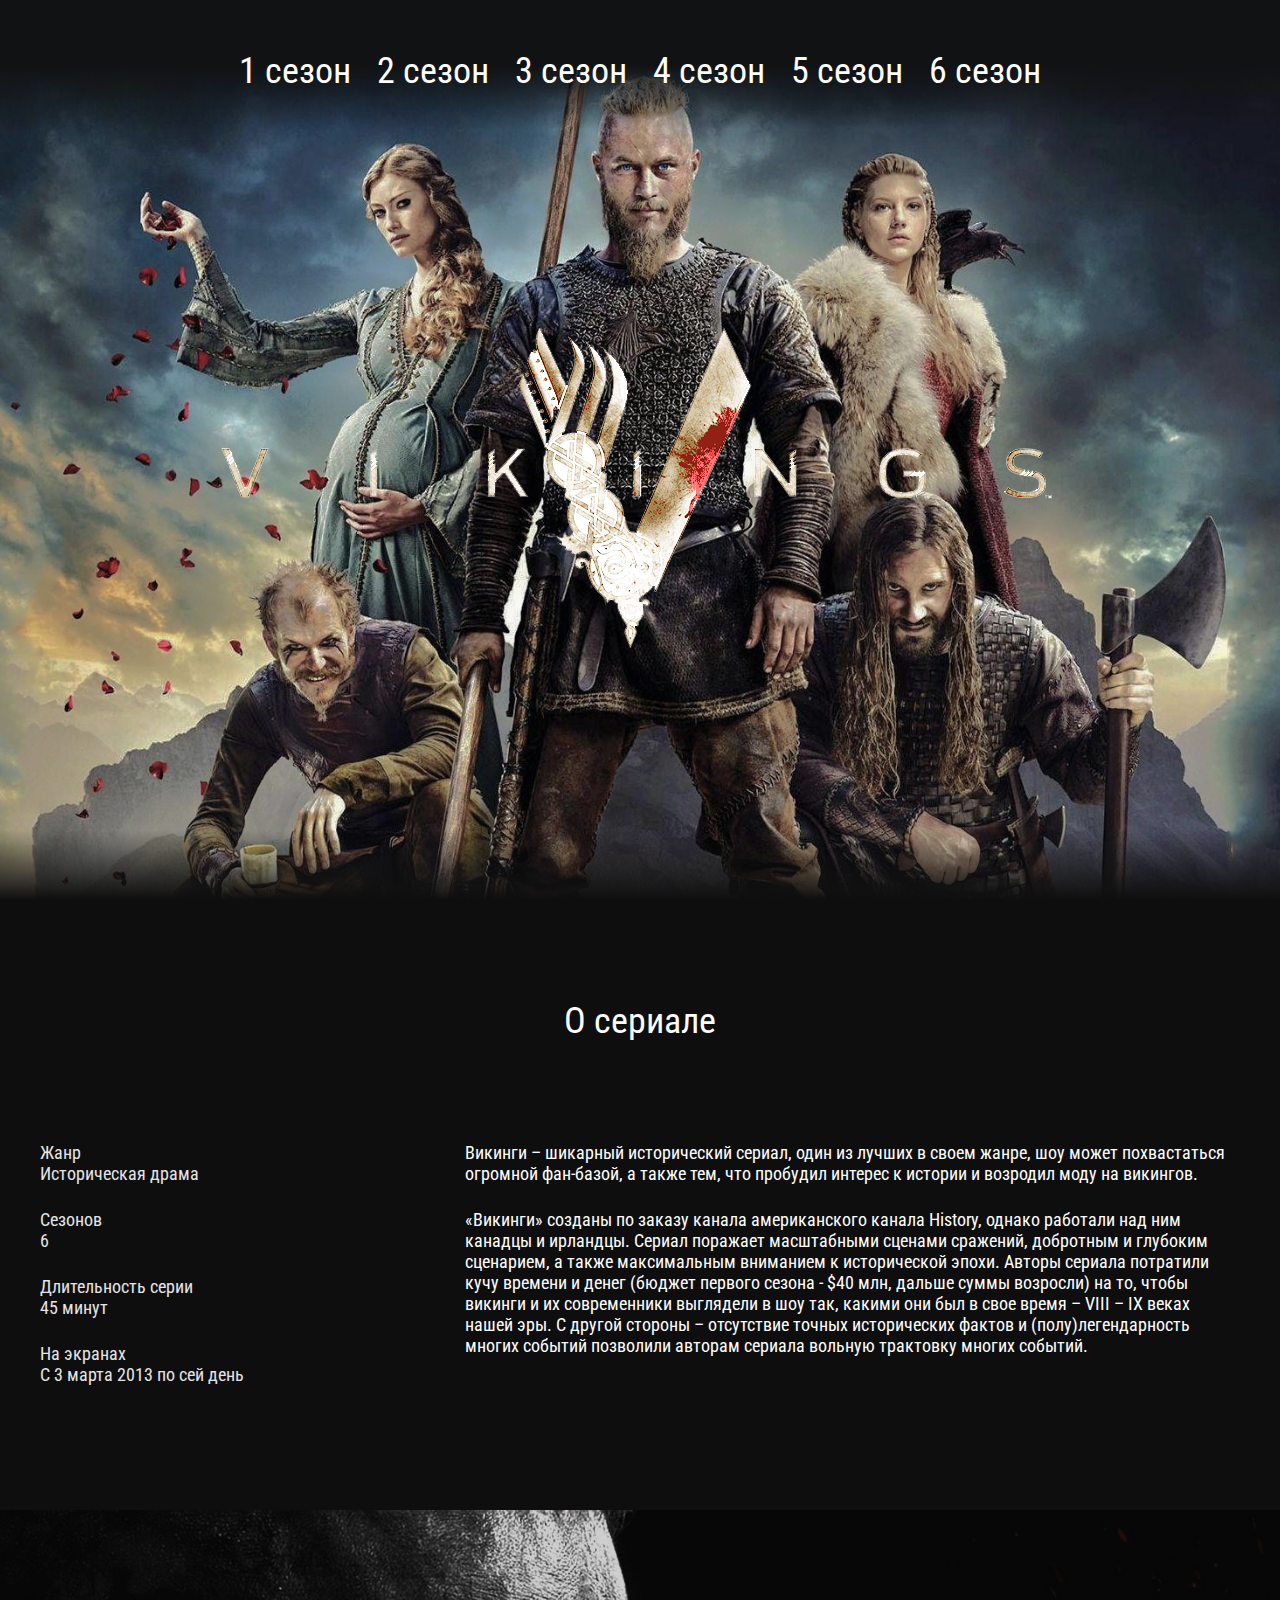
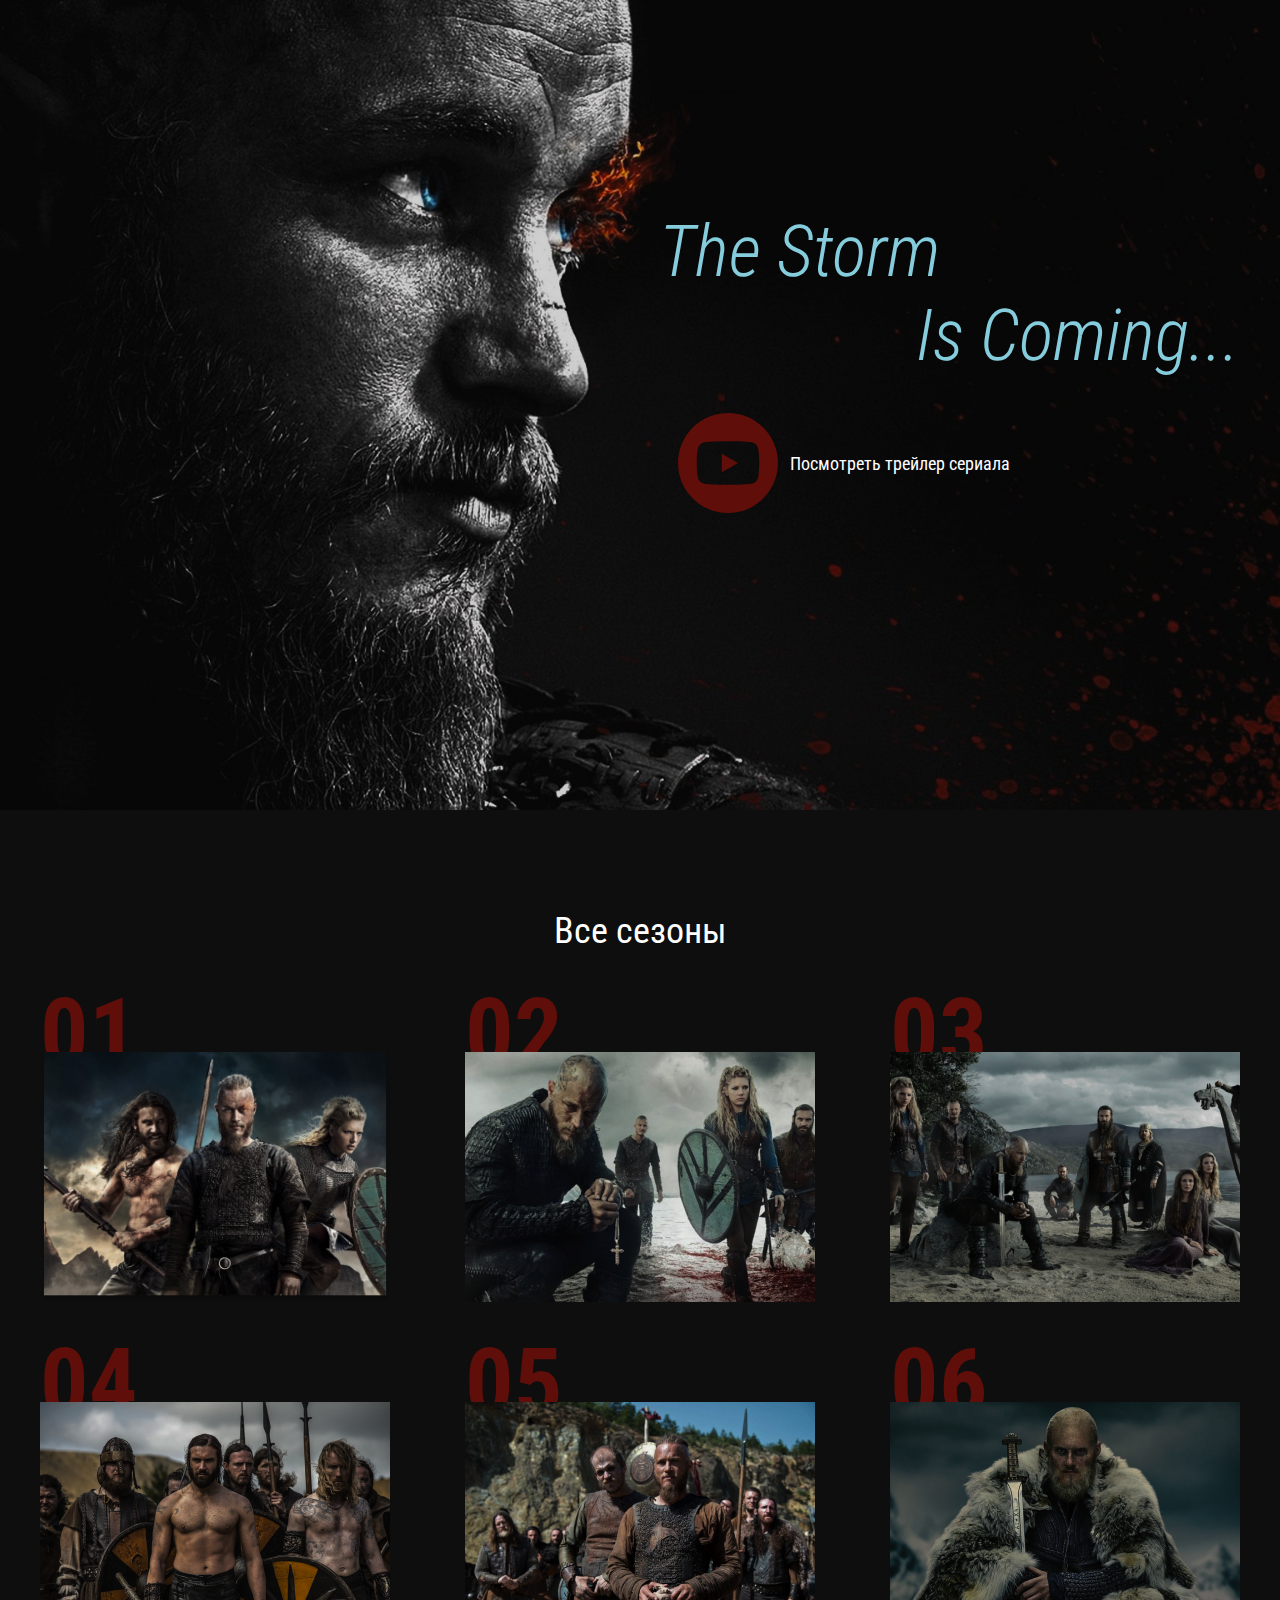
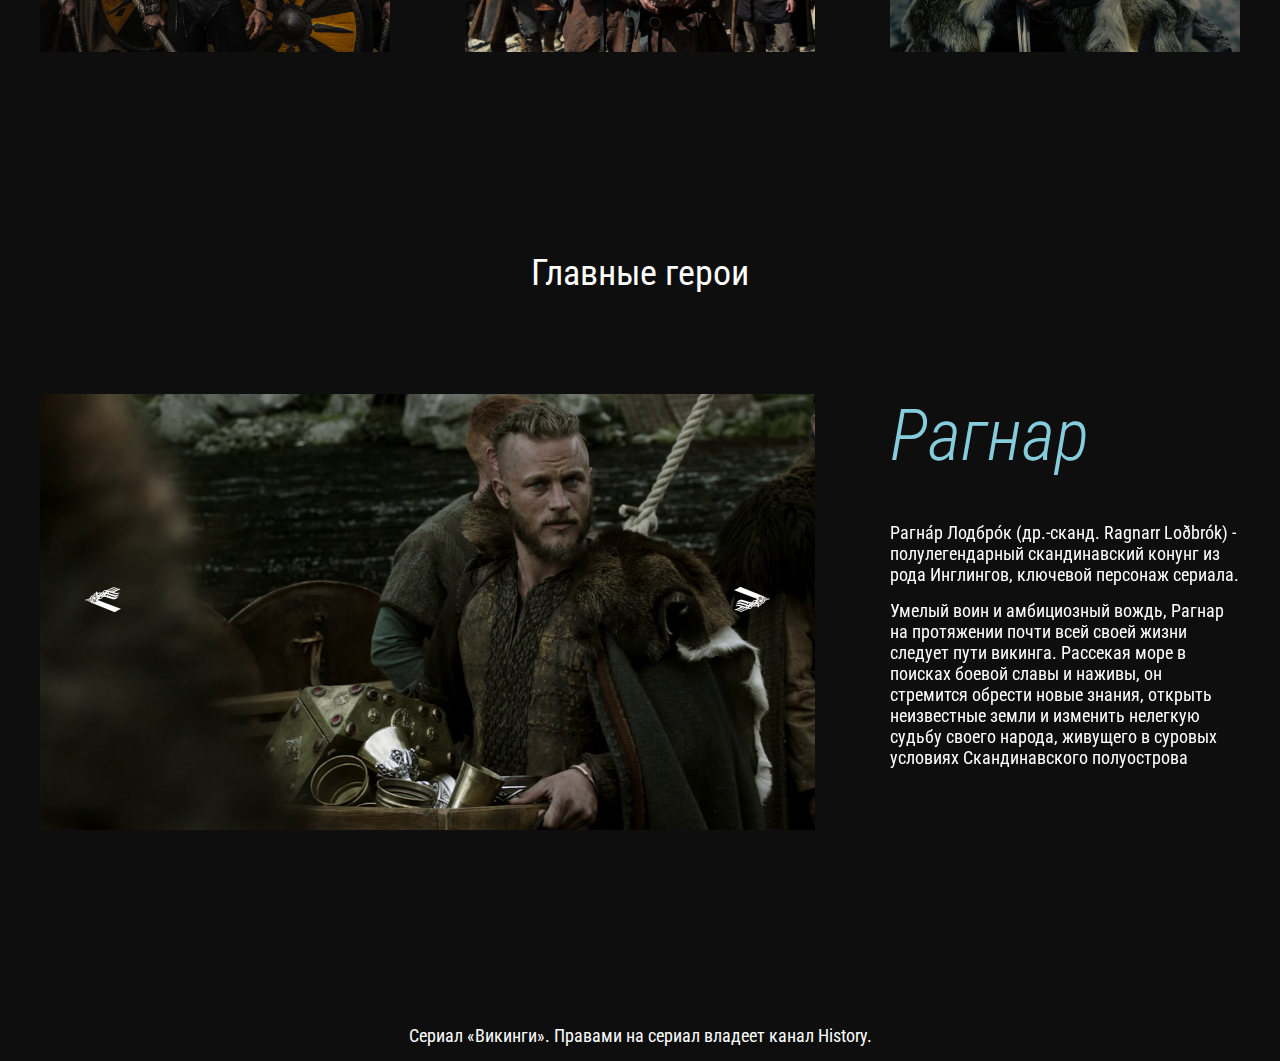
<file: index.html>
<!DOCTYPE html>
<html lang="ru">
<head>
  <meta charset="UTF-8">
  <meta name="viewport" content="width=device-width, initial-scale=1.0">
  <meta http-equiv="X-UA-Compatible" content="ie=edge">
  <title>Document</title>
  <link href="https://fonts.googleapis.com/css2?family=Roboto+Condensed:ital,wght@0,400;0,700;1,300&display=swap" rel="stylesheet">
  <link rel="stylesheet" href="css/reset.css">
  <link rel="stylesheet" href="css/slick.css">
  <link rel="stylesheet" href="css/jquery.fancybox.css">
  <link rel="stylesheet" href="css/style.css">
</head>
<body>

  <header class="header">
    <nav class="menu">
      <ul class="menu__list">
        <li class="menu__list-item">
          <a class="menu__list-link" href="/season 1.html">1 сезон</a>
        </li>
        <li class="menu__list-item">
          <a class="menu__list-link" href="/season 2.html">2 сезон</a>
        </li>
        <li class="menu__list-item">
          <a class="menu__list-link" href="/season 3.html">3 сезон</a>
        </li>
        <li class="menu__list-item">
          <a class="menu__list-link" href="/season 4.html">4 сезон</a>
        </li>
        <li class="menu__list-item">
          <a class="menu__list-link" href="/season 5.html">5 сезон</a>
        </li>
        <li class="menu__list-item">
          <a class="menu__list-link" href="/season 6.html">6 сезон</a>
        </li>
      </ul>
    </nav>
    <div class="logo">
      <img src="./images/logo.png" alt.="" class="logo__img">
    </div>
  </header>

  <section class="about section-page">
    <div class="container">
      <h3 class="title">
        О сериале
      </h3>
      <div class="about__inner">
        <ul class="abut__info">
          <li class="about__info-item">
            Жанр
            <span>Историческая драма</span> 
          </li>
          <li class="about__info-item">
            Сезонов 
            <span>6</span>
          </li>
          <li class="about__info-item">
            Длительность серии
            <span>45 минут</span>  
          </li>
          <li class="about__info-item">
            На экранах
            <span>С 3 марта 2013 по сей день</span> 
          </li>
        </ul>

        <div class="about__text">
          <p>Викинги – шикарный исторический сериал, один из лучших в своем жанре, шоу может похвастаться огромной фан-базой,
            а также тем, что пробудил интерес к истории и возродил моду на викингов.
          </p>
          <p>
            «Викинги» созданы по заказу канала американского канала History, однако работали над ним канадцы и ирландцы.
            Сериал поражает масштабными сценами сражений, добротным и глубоким сценарием, а также максимальным вниманием
            к исторической эпохи. Авторы сериала потратили кучу времени и денег (бюджет первого сезона - $40 млн, дальше
            суммы возросли) на то, чтобы викинги и их современники выглядели в шоу так, какими они был в свое время – VIII
            – IX веках нашей эры. С другой стороны – отсутствие точных исторических фактов и (полу)легендарность многих
            событий позволили авторам сериала вольную трактовку многих событий.
          </p>
        </div>
      </div>
    </div>
  </section>

  <section class="video">
    <div class="container">
      <h3 class="video__text">
        <span> The Storm</span>
        Is Coming...
      </h3>
      <a class="video__btn" data-fancybox href="https://www.youtube.com/watch?v=sd6Qfy19AWM"> Посмотреть трейлер сериала</a>
    </div>
  </section>

  <section class="seasons section-page">
    <div class="container">
      <h3 class="title">
        Все сезоны
      </h3>
      <ol class="seasons__inner">
        <li class="seasons__item" style = "background-image: url('images/season1.png');">
          <a class="seasons__link" href="/season 1.html" >Смотреть</a>
        </li>
        <li class="seasons__item" style = "background-image: url('images/season2.png');">
          <a class="seasons__link" href="/season 2.html" >Смотреть</a>
        </li>
        <li class="seasons__item" style = "background-image: url('images/season3.png');">
          <a class="seasons__link" href="/season 3.html" >Смотреть</a>
        </li>
        <li class="seasons__item" style = "background-image: url('images/season4.png');">
          <a class="seasons__link" href="/season 4.html" >Смотреть</a>
        </li>
        <li class="seasons__item" style = "background-image: url('images/season5.png');">
          <a class="seasons__link" href="/season 5.html" >Смотреть</a>
        </li>
        <li class="seasons__item" style = "background-image: url('images/season6.png');">
          <a class="seasons__link" href="/season 6.html" >Смотреть</a>
        </li>
      </ol>
    </div>
  </section>

  <section class="heroes section-page">
    <div class="container">
      <h3 class="title">Главные герои</h3>
      <div class="heroes__inner">
        <div class="heroes__slider-img">
          <img class="heroes__images" src="images/hero-1.png" alt="" >
          <img class="heroes__images" src="images/hero-2.png" alt="" >
          <img class="heroes__images" src="images/hero-3.png" alt="" >
        </div>
        
        <div class="heroes__slider-text">
          <div class="heroes__text">
            <h4 class="heroes__name">Рагнар</h4>
            <p>
              Рагна́р Лодбро́к (др.-сканд. Ragnarr Loðbrók) - полулегендарный скандинавский конунг из 
              рода Инглингов, ключевой персонаж сериала.
            </p>
            <p>
              Умелый воин и амбициозный вождь, Рагнар на протяжении почти всей своей жизни следует пути
              викинга. Рассекая море в поисках боевой славы и наживы, он стремится обрести новые знания,
              открыть неизвестные земли и изменить нелегкую судьбу своего народа, живущего в суровых 
              условиях Скандинавского полуострова
            </p>
          </div>

          <div class="heroes__text">
            <h4 class="heroes__name">Лагерта</h4>
            <p>
              Лаге́рта (или Хладге́рда, др.-сканд. Hlaðgerðr, лат. Ladgerda, Ladgertha или Lagertha; в сериале также носит псевдоним Ингстад) 
              - известная скандинавская воительница, упомянутая в хрониках Саксона Грамматика, первая жена датского морского конунга Рагнара Лодброка.
              В сериале Лагерта активно участвует в походах викингов, колонизации ими новых земель и междоусобных распрях скандинавских вождей.
            </p>
            <p>
              Эта отважная и независимая женщина способна проявлять железную решимость, когда дело касается ее личного достоинства, семьи или власти.
              Лагерта также известна своим милосердием и благородством.
            </p>
          </div>

          <div class="heroes__text">
            <h4 class="heroes__name">Ивар</h4>
            <p>
              И́вар Беско́стный (др.-сканд. Ívarr hinn Beinlausi) - полулегендарный вождь датских викингов, известный неистовством в бою.
              В сериале - четвертый сын Рагнара Лодброка и Аслауг, получивший свое прозвище из-за нарушенного остеогенеза.
            </p>
            <p>
              Самый агрессивный и неуравновешенный среди своих братьев - Уббе, Хвитсерка и Сигурда Змееглазого.
              Многие годы Ивар не может ходить и передвигается либо с посторонней помощью, либо ползком. В период завоевания Англии Великой датской
              армией ему удается подняться на ноги, оковав их железом.
            </p>
          </div>

          
        </div>          
      </div>
    </div>
  </section>

  <footer class="footer">
    <div class="container">
      <p class="copy">
        Сериал «Викинги». Правами на сериал владеет канал History.
      </p>
    </div>
  </footer>

  <script src="https://ajax.googleapis.com/ajax/libs/jquery/3.4.1/jquery.min.js"></script>
  <script src="js/slick.min.js"></script>
  <script src="js/jquery.fancybox.min.js"></script>
  <script src="js/main.js"></script>

</body>
</html>
</file>
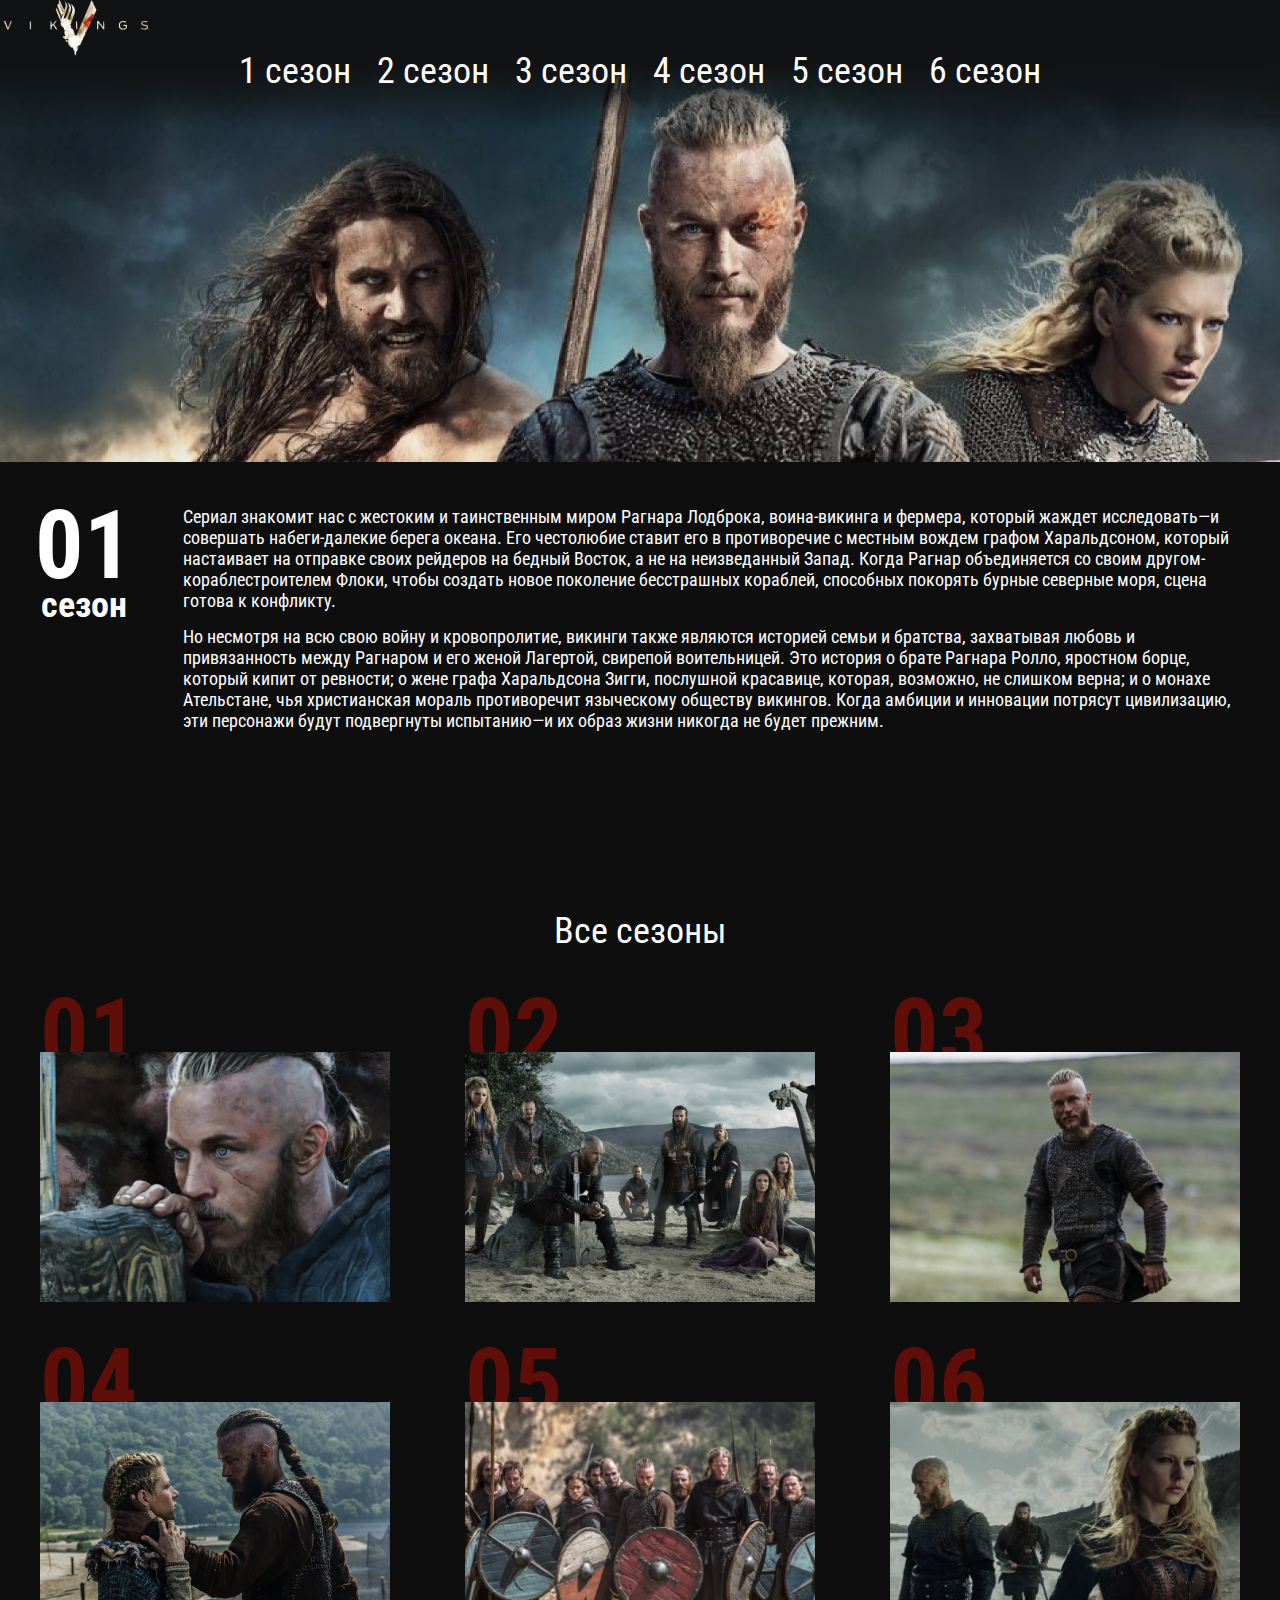
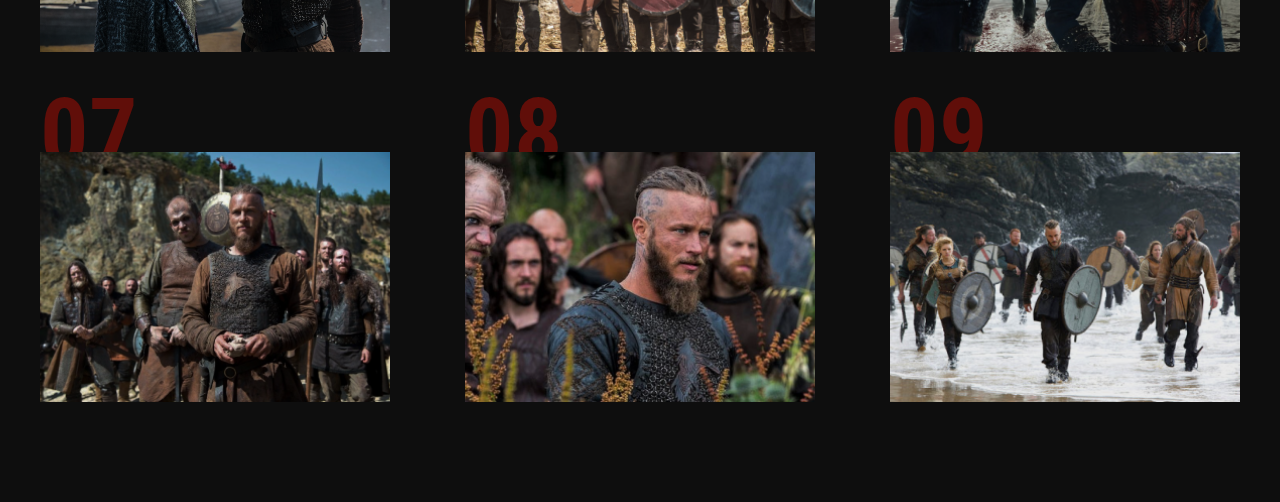
<file: season 1.html>
<!DOCTYPE html>
<html lang="ru">
<head>
    <meta charset="UTF-8">
    <meta name="viewport" content="width=device-width, initial-scale=1.0">
    <meta http-equiv="X-UA-Compatible" content="ie=edge">
    <title>Document</title>
    <link href="https://fonts.googleapis.com/css2?family=Roboto+Condensed:ital,wght@0,400;0,700;1,300&display=swap" rel="stylesheet">
    <link rel="stylesheet" href="css/reset.css">
    <link rel="stylesheet" href="css/slick.css">
    <link rel="stylesheet" href="css/jquery.fancybox.css">
    <link rel="stylesheet" href="css/style.css">
</head>
<body>
    <header class="page-header">
        
        <nav class="menu menu--season-1">
            <div class="logo__season-1">
                <a class="logo__season-img" href="/index.html" > <img src="/images/season1/logo season 1.jpg" alt=""></a>
            </div>
            <ul class="menu__list">
                <li class="menu__list-item">
                  <a class="menu__list-link" href="/season 1.html">1 сезон</a>
                </li>
                <li class="menu__list-item">
                  <a class="menu__list-link" href="/season 2.html">2 сезон</a>
                </li>
                <li class="menu__list-item">
                  <a class="menu__list-link" href="/season 3.html">3 сезон</a>
                </li>
                <li class="menu__list-item">
                  <a class="menu__list-link" href="/season 4.html">4 сезон</a>
                </li>
                <li class="menu__list-item">
                  <a class="menu__list-link" href="/season 5.html">5 сезон</a>
                </li>
                <li class="menu__list-item">
                  <a class="menu__list-link" href="/season 6.html">6 сезон</a>
                </li>
            </ul>
        </nav>
        <div class="season-info">
            <div class="season-info__num">
                01
                <span>сезон</span>
            </div>
            <div class="season-info__text">
                <p>
                    Сериал знакомит нас с жестоким и таинственным миром Рагнара Лодброка, воина-викинга и фермера, который жаждет исследовать—и 
                    совершать набеги-далекие берега океана. Его честолюбие ставит его в противоречие с местным вождем графом Харальдсоном,
                    который настаивает на отправке своих рейдеров на бедный Восток, а не на неизведанный Запад. Когда Рагнар объединяется
                    со своим другом-кораблестроителем Флоки, чтобы создать новое поколение бесстрашных кораблей, способных покорять бурные
                    северные моря, сцена готова к конфликту.
                </p>
                <p> 
                    Но несмотря на всю свою войну и кровопролитие, викинги также являются историей семьи и братства, захватывая любовь и
                    привязанность между Рагнаром и его женой Лагертой, свирепой воительницей. Это история о брате Рагнара Ролло, яростном борце,
                    который кипит от ревности; о жене графа Харальдсона Зигги, послушной красавице, которая, возможно, не слишком верна; и о
                    монахе Ательстане, чья христианская мораль противоречит языческому обществу викингов. Когда амбиции и инновации потрясут
                    цивилизацию, эти персонажи будут подвергнуты испытанию—и их образ жизни никогда не будет прежним.
                </p>
            </div>
        </div>
        
    </header>

    <section class="seasons section-page">
        <div class="container">
          <h3 class="title">
            Все сезоны
          </h3>
          <ol class="seasons__inner">
            <li class="seasons__item" style = "background-image: url('images/season1/series\ 1.png');">
                <a class="seasons__link" data-fancybox='gallery' href="https://www.youtube.com/watch?v=YAgvhHVqkXw" >Смотреть</a>
            </li>
            <li class="seasons__item" style = "background-image: url('images/season1/series\ 2.png');">
                <a class="seasons__link" data-fancybox='gallery' href="http://timehd.org/news/vikingi_1_2_3_4_5_6_sezon_vse_serii/2020-01-15-5115" >Смотреть</a>
            </li>
            <li class="seasons__item" style = "background-image: url('images/season1/series\ 3.png');">
                <a class="seasons__link" data-fancybox='gallery' href="https://www.youtube.com/watch?v=sd6Qfy19AWM" >Смотреть</a>
            </li>
            <li class="seasons__item" style = "background-image: url('images/season1/series\ 4.png');">
                <a class="seasons__link" data-fancybox='gallery' href="https://www.youtube.com/watch?v=sd6Qfy19AWM" >Смотреть</a>
            </li>
            <li class="seasons__item" style = "background-image: url('images/season1/series\ 5.png');">
                <a class="seasons__link" data-fancybox='gallery' href="https://www.youtube.com/watch?v=sd6Qfy19AWM" >Смотреть</a>
            </li>
            <li class="seasons__item" style = "background-image: url('images/season1/series\ 6.png');">
                <a class="seasons__link" data-fancybox='gallery' href="https://www.youtube.com/watch?v=sd6Qfy19AWM" >Смотреть</a>
            </li>
            <li class="seasons__item" style = "background-image: url('images/season1/series\ 7.png');">
                <a class="seasons__link" data-fancybox='gallery' href="https://www.youtube.com/watch?v=sd6Qfy19AWM" >Смотреть</a>
            </li>
            <li class="seasons__item" style = "background-image: url('images/season1/series\ 8.png');">
                <a class="seasons__link" data-fancybox='gallery' href="https://www.youtube.com/watch?v=sd6Qfy19AWM" >Смотреть</a>
            </li>
            <li class="seasons__item" style = "background-image: url('images/season1/series\ 9.png');">
                <a class="seasons__link" data-fancybox='gallery' href="https://www.youtube.com/watch?v=sd6Qfy19AWM" >Смотреть</a>
            </li>
          </ol>
        </div>
      </section>


    <script src="https://ajax.googleapis.com/ajax/libs/jquery/3.4.1/jquery.min.js"></script>
    <script src="js/slick.min.js"></script>
    <script src="js/jquery.fancybox.min.js"></script>
    <script src="js/main.js"></script>
</body>
</html>
</file>
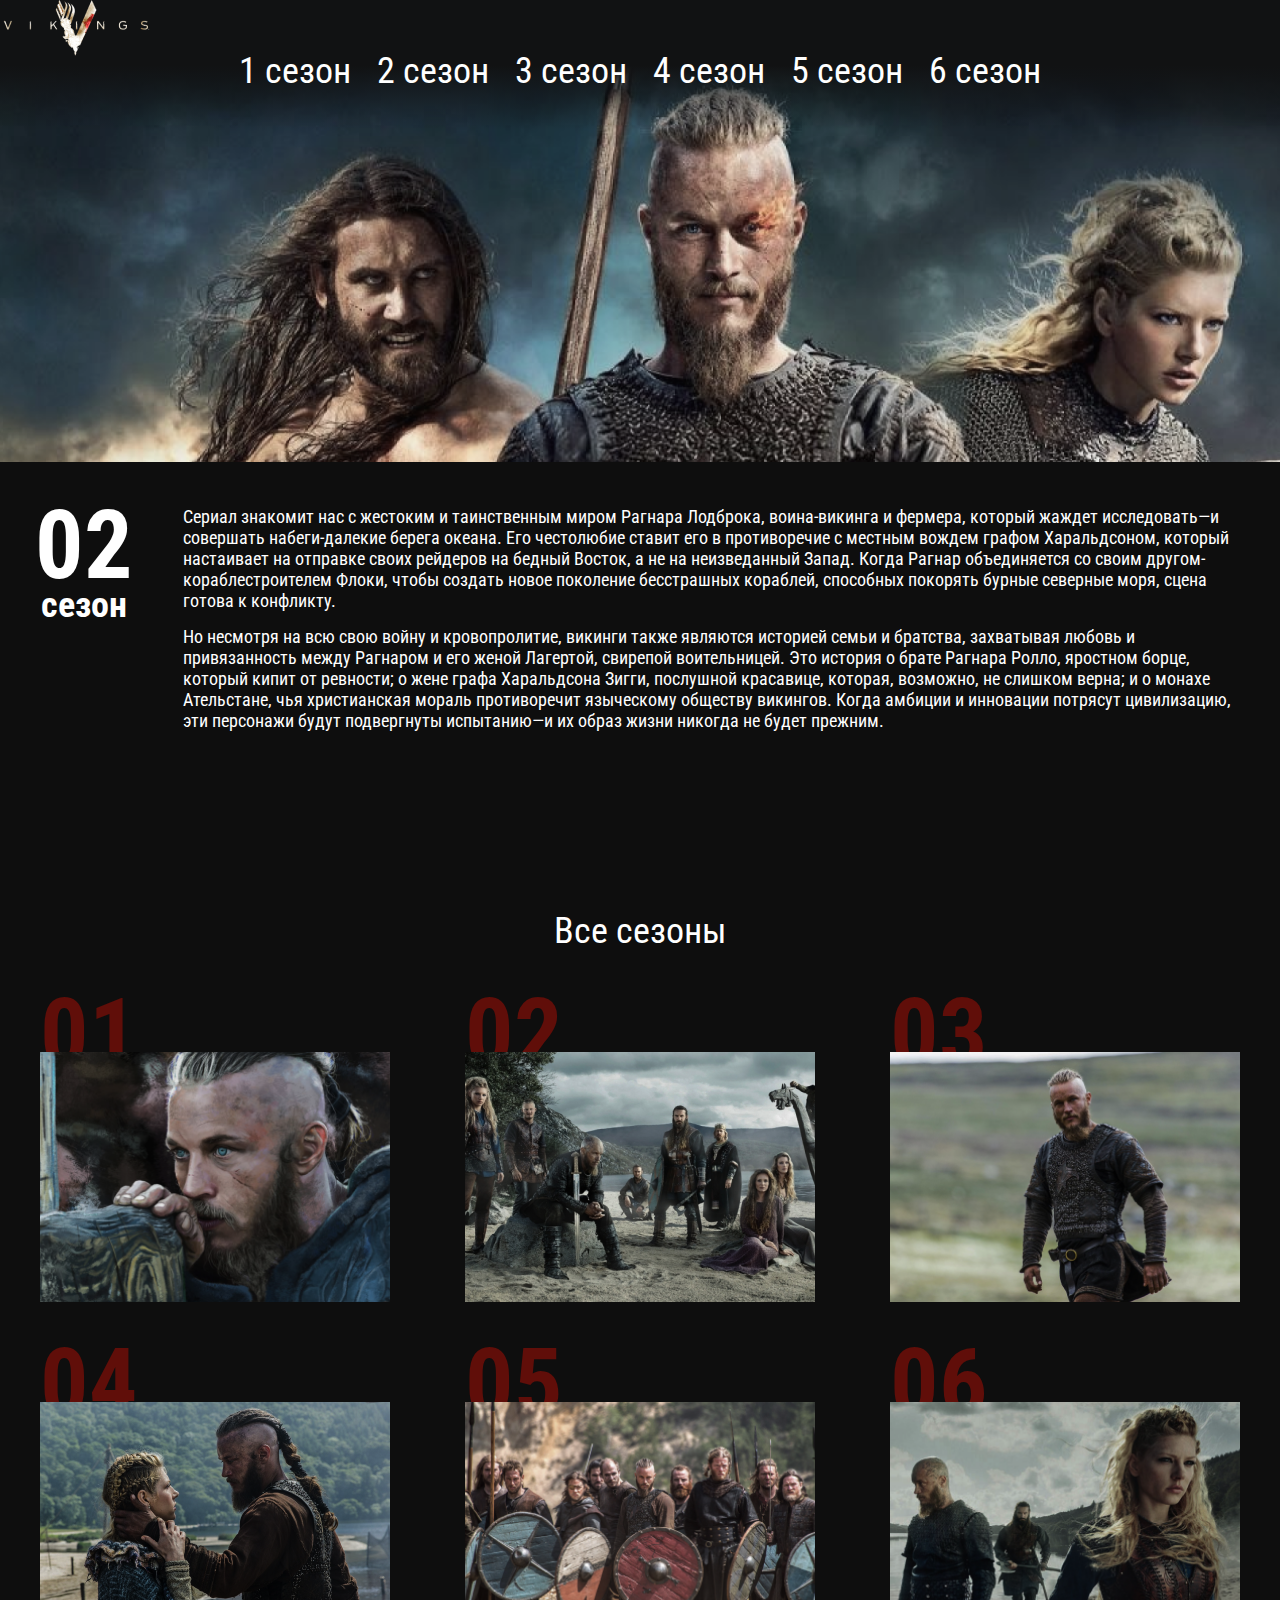
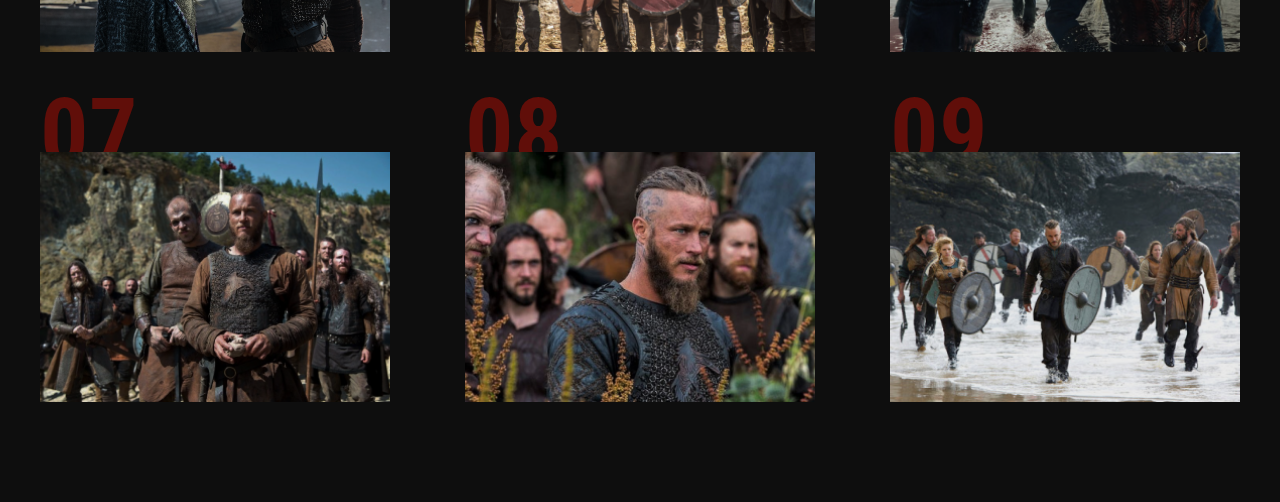
<file: season 2.html>
<!DOCTYPE html>
<html lang="ru">
<head>
    <meta charset="UTF-8">
    <meta name="viewport" content="width=device-width, initial-scale=1.0">
    <meta http-equiv="X-UA-Compatible" content="ie=edge">
    <title>Document</title>
    <link href="https://fonts.googleapis.com/css2?family=Roboto+Condensed:ital,wght@0,400;0,700;1,300&display=swap" rel="stylesheet">
    <link rel="stylesheet" href="css/reset.css">
    <link rel="stylesheet" href="css/slick.css">
    <link rel="stylesheet" href="css/jquery.fancybox.css">
    <link rel="stylesheet" href="css/style.css">
</head>
<body>
    <header class="page-header">
        
        <nav class="menu menu--season-1">
            <div class="logo__season-1">
                <a class="logo__season-img" href="/index.html" > <img src="/images/season1/logo season 1.jpg" alt=""></a>
            </div>
            <ul class="menu__list">
                <li class="menu__list-item">
                  <a class="menu__list-link" href="/season 1.html">1 сезон</a>
                </li>
                <li class="menu__list-item">
                  <a class="menu__list-link" href="/season 2.html">2 сезон</a>
                </li>
                <li class="menu__list-item">
                  <a class="menu__list-link" href="/season 3.html">3 сезон</a>
                </li>
                <li class="menu__list-item">
                  <a class="menu__list-link" href="/season 4.html">4 сезон</a>
                </li>
                <li class="menu__list-item">
                  <a class="menu__list-link" href="/season 5.html">5 сезон</a>
                </li>
                <li class="menu__list-item">
                  <a class="menu__list-link" href="/season 6.html">6 сезон</a>
                </li>
            </ul>
        </nav>
        <div class="season-info">
            <div class="season-info__num">
                02
                <span>сезон</span>
            </div>
            <div class="season-info__text">
                <p>
                    Сериал знакомит нас с жестоким и таинственным миром Рагнара Лодброка, воина-викинга и фермера, который жаждет исследовать—и 
                    совершать набеги-далекие берега океана. Его честолюбие ставит его в противоречие с местным вождем графом Харальдсоном,
                    который настаивает на отправке своих рейдеров на бедный Восток, а не на неизведанный Запад. Когда Рагнар объединяется
                    со своим другом-кораблестроителем Флоки, чтобы создать новое поколение бесстрашных кораблей, способных покорять бурные
                    северные моря, сцена готова к конфликту.
                </p>
                <p> 
                    Но несмотря на всю свою войну и кровопролитие, викинги также являются историей семьи и братства, захватывая любовь и
                    привязанность между Рагнаром и его женой Лагертой, свирепой воительницей. Это история о брате Рагнара Ролло, яростном борце,
                    который кипит от ревности; о жене графа Харальдсона Зигги, послушной красавице, которая, возможно, не слишком верна; и о
                    монахе Ательстане, чья христианская мораль противоречит языческому обществу викингов. Когда амбиции и инновации потрясут
                    цивилизацию, эти персонажи будут подвергнуты испытанию—и их образ жизни никогда не будет прежним.
                </p>
            </div>
        </div>
        
    </header>

    <section class="seasons section-page">
        <div class="container">
          <h3 class="title">
            Все сезоны
          </h3>
          <ol class="seasons__inner">
            <li class="seasons__item" style = "background-image: url('images/season1/series\ 1.png');">
                <a class="seasons__link" data-fancybox='gallery' href="https://www.youtube.com/watch?v=YAgvhHVqkXw" >Смотреть</a>
            </li>
            <li class="seasons__item" style = "background-image: url('images/season1/series\ 2.png');">
                <a class="seasons__link" data-fancybox='gallery' href="http://timehd.org/news/vikingi_1_2_3_4_5_6_sezon_vse_serii/2020-01-15-5115" >Смотреть</a>
            </li>
            <li class="seasons__item" style = "background-image: url('images/season1/series\ 3.png');">
                <a class="seasons__link" data-fancybox='gallery' href="https://www.youtube.com/watch?v=sd6Qfy19AWM" >Смотреть</a>
            </li>
            <li class="seasons__item" style = "background-image: url('images/season1/series\ 4.png');">
                <a class="seasons__link" data-fancybox='gallery' href="https://www.youtube.com/watch?v=sd6Qfy19AWM" >Смотреть</a>
            </li>
            <li class="seasons__item" style = "background-image: url('images/season1/series\ 5.png');">
                <a class="seasons__link" data-fancybox='gallery' href="https://www.youtube.com/watch?v=sd6Qfy19AWM" >Смотреть</a>
            </li>
            <li class="seasons__item" style = "background-image: url('images/season1/series\ 6.png');">
                <a class="seasons__link" data-fancybox='gallery' href="https://www.youtube.com/watch?v=sd6Qfy19AWM" >Смотреть</a>
            </li>
            <li class="seasons__item" style = "background-image: url('images/season1/series\ 7.png');">
                <a class="seasons__link" data-fancybox='gallery' href="https://www.youtube.com/watch?v=sd6Qfy19AWM" >Смотреть</a>
            </li>
            <li class="seasons__item" style = "background-image: url('images/season1/series\ 8.png');">
                <a class="seasons__link" data-fancybox='gallery' href="https://www.youtube.com/watch?v=sd6Qfy19AWM" >Смотреть</a>
            </li>
            <li class="seasons__item" style = "background-image: url('images/season1/series\ 9.png');">
                <a class="seasons__link" data-fancybox='gallery' href="https://www.youtube.com/watch?v=sd6Qfy19AWM" >Смотреть</a>
            </li>
          </ol>
        </div>
      </section>


    <script src="https://ajax.googleapis.com/ajax/libs/jquery/3.4.1/jquery.min.js"></script>
    <script src="js/slick.min.js"></script>
    <script src="js/jquery.fancybox.min.js"></script>
    <script src="js/main.js"></script>
</body>
</html>
</file>
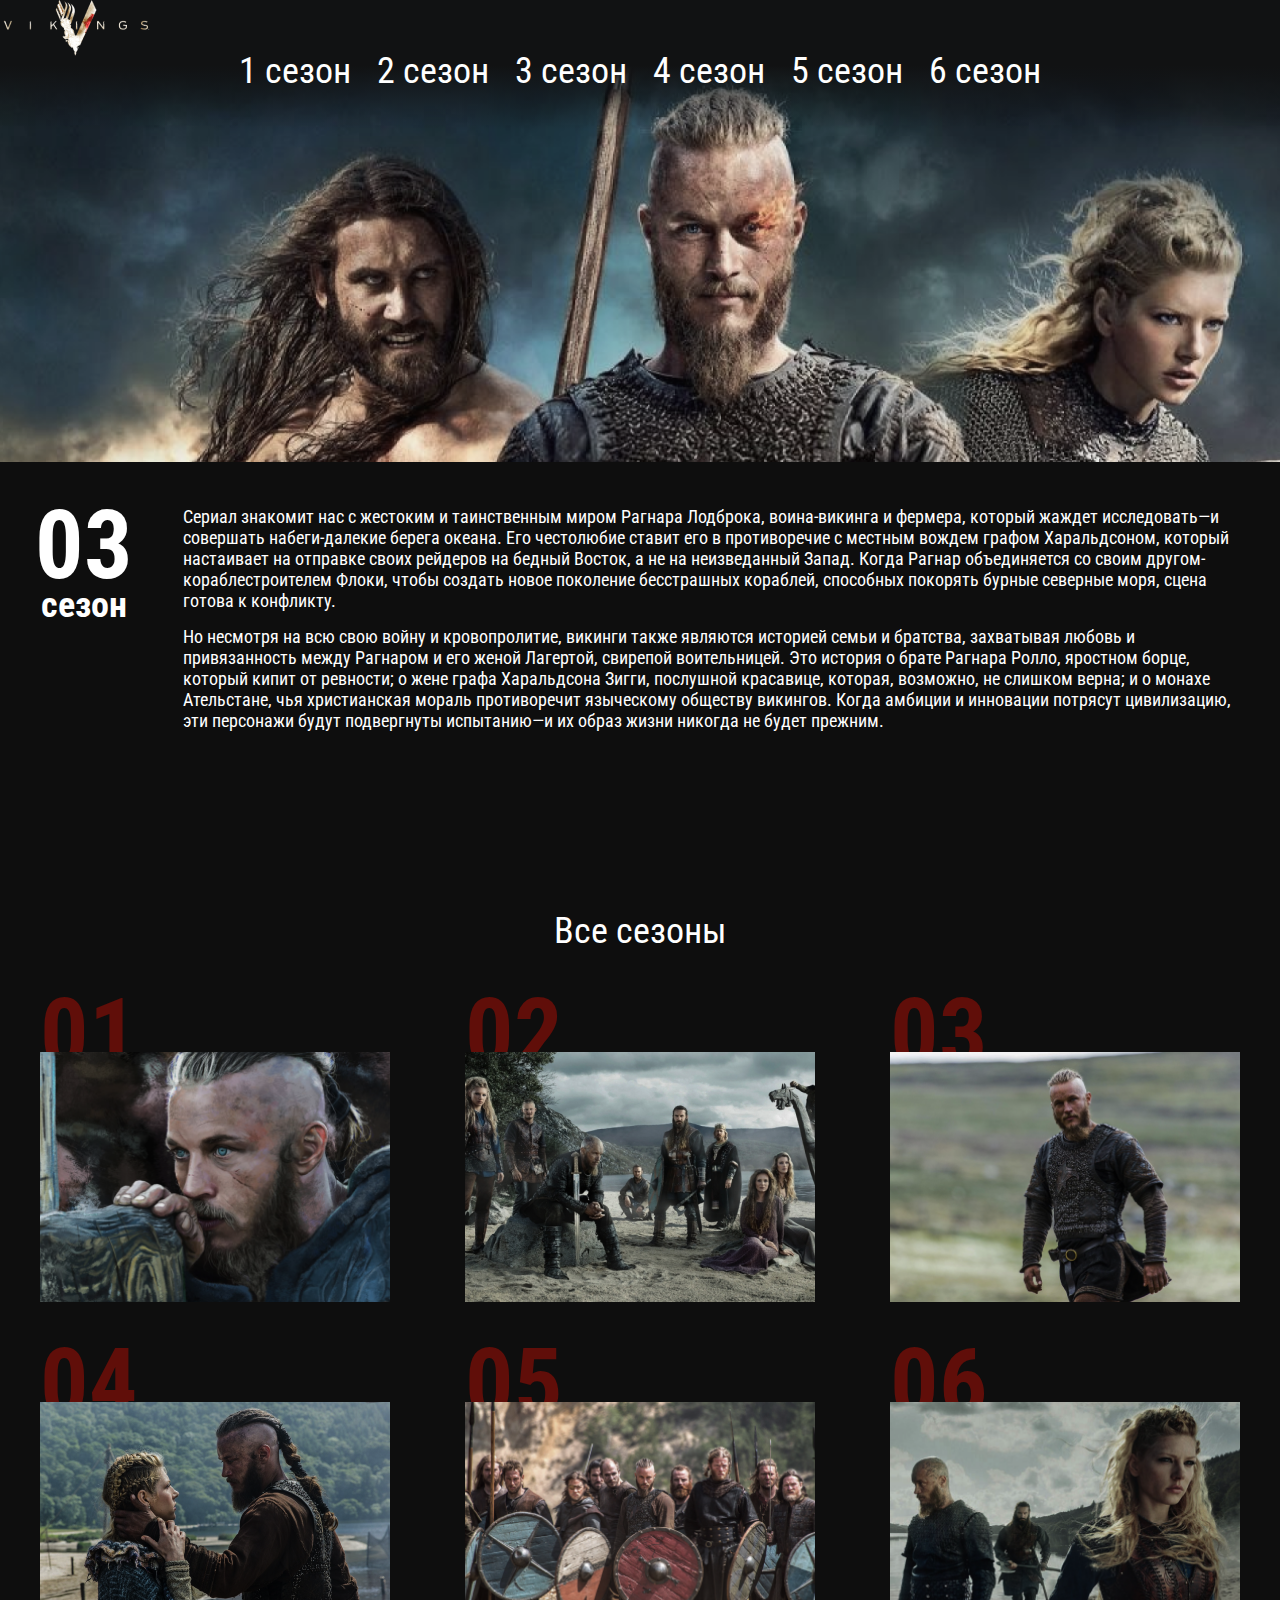
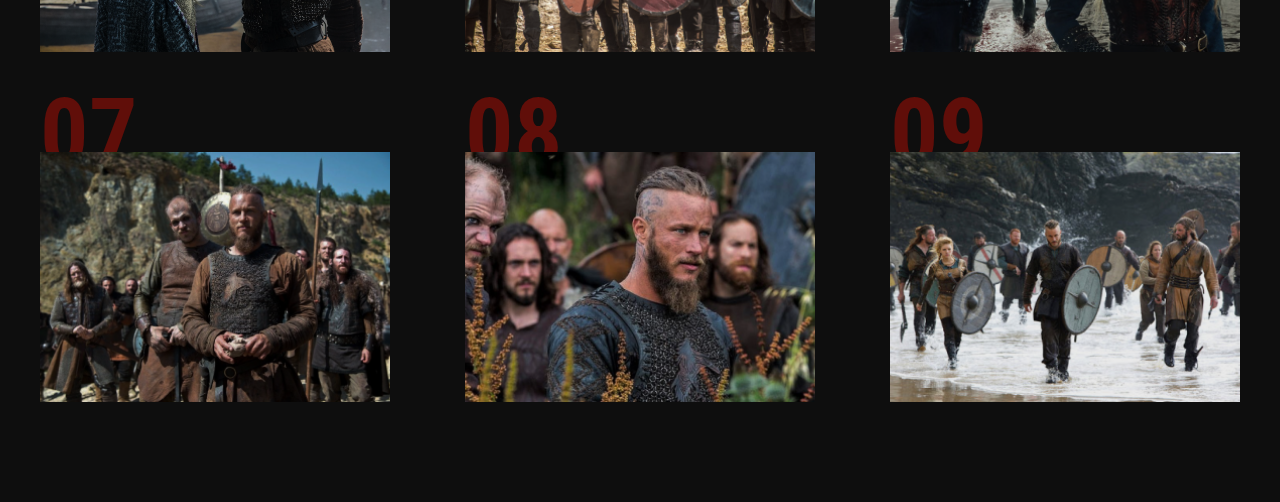
<file: season 3.html>
<!DOCTYPE html>
<html lang="ru">
<head>
    <meta charset="UTF-8">
    <meta name="viewport" content="width=device-width, initial-scale=1.0">
    <meta http-equiv="X-UA-Compatible" content="ie=edge">
    <title>Document</title>
    <link href="https://fonts.googleapis.com/css2?family=Roboto+Condensed:ital,wght@0,400;0,700;1,300&display=swap" rel="stylesheet">
    <link rel="stylesheet" href="css/reset.css">
    <link rel="stylesheet" href="css/slick.css">
    <link rel="stylesheet" href="css/jquery.fancybox.css">
    <link rel="stylesheet" href="css/style.css">
</head>
<body>
    <header class="page-header">
        
        <nav class="menu menu--season-1">
            <div class="logo__season-1">
                <a class="logo__season-img" href="/index.html" > <img src="/images/season1/logo season 1.jpg" alt=""></a>
            </div>
            <ul class="menu__list">
                <li class="menu__list-item">
                  <a class="menu__list-link" href="/season 1.html">1 сезон</a>
                </li>
                <li class="menu__list-item">
                  <a class="menu__list-link" href="/season 2.html">2 сезон</a>
                </li>
                <li class="menu__list-item">
                  <a class="menu__list-link" href="/season 3.html">3 сезон</a>
                </li>
                <li class="menu__list-item">
                  <a class="menu__list-link" href="/season 4.html">4 сезон</a>
                </li>
                <li class="menu__list-item">
                  <a class="menu__list-link" href="/season 5.html">5 сезон</a>
                </li>
                <li class="menu__list-item">
                  <a class="menu__list-link" href="/season 6.html">6 сезон</a>
                </li>
            </ul>
        </nav>
        <div class="season-info">
            <div class="season-info__num">
                03
                <span>сезон</span>
            </div>
            <div class="season-info__text">
                <p>
                    Сериал знакомит нас с жестоким и таинственным миром Рагнара Лодброка, воина-викинга и фермера, который жаждет исследовать—и 
                    совершать набеги-далекие берега океана. Его честолюбие ставит его в противоречие с местным вождем графом Харальдсоном,
                    который настаивает на отправке своих рейдеров на бедный Восток, а не на неизведанный Запад. Когда Рагнар объединяется
                    со своим другом-кораблестроителем Флоки, чтобы создать новое поколение бесстрашных кораблей, способных покорять бурные
                    северные моря, сцена готова к конфликту.
                </p>
                <p> 
                    Но несмотря на всю свою войну и кровопролитие, викинги также являются историей семьи и братства, захватывая любовь и
                    привязанность между Рагнаром и его женой Лагертой, свирепой воительницей. Это история о брате Рагнара Ролло, яростном борце,
                    который кипит от ревности; о жене графа Харальдсона Зигги, послушной красавице, которая, возможно, не слишком верна; и о
                    монахе Ательстане, чья христианская мораль противоречит языческому обществу викингов. Когда амбиции и инновации потрясут
                    цивилизацию, эти персонажи будут подвергнуты испытанию—и их образ жизни никогда не будет прежним.
                </p>
            </div>
        </div>
        
    </header>

    <section class="seasons section-page">
        <div class="container">
          <h3 class="title">
            Все сезоны
          </h3>
          <ol class="seasons__inner">
            <li class="seasons__item" style = "background-image: url('images/season1/series\ 1.png');">
                <a class="seasons__link" data-fancybox='gallery' href="https://www.youtube.com/watch?v=YAgvhHVqkXw" >Смотреть</a>
            </li>
            <li class="seasons__item" style = "background-image: url('images/season1/series\ 2.png');">
                <a class="seasons__link" data-fancybox='gallery' href="http://timehd.org/news/vikingi_1_2_3_4_5_6_sezon_vse_serii/2020-01-15-5115" >Смотреть</a>
            </li>
            <li class="seasons__item" style = "background-image: url('images/season1/series\ 3.png');">
                <a class="seasons__link" data-fancybox='gallery' href="https://www.youtube.com/watch?v=sd6Qfy19AWM" >Смотреть</a>
            </li>
            <li class="seasons__item" style = "background-image: url('images/season1/series\ 4.png');">
                <a class="seasons__link" data-fancybox='gallery' href="https://www.youtube.com/watch?v=sd6Qfy19AWM" >Смотреть</a>
            </li>
            <li class="seasons__item" style = "background-image: url('images/season1/series\ 5.png');">
                <a class="seasons__link" data-fancybox='gallery' href="https://www.youtube.com/watch?v=sd6Qfy19AWM" >Смотреть</a>
            </li>
            <li class="seasons__item" style = "background-image: url('images/season1/series\ 6.png');">
                <a class="seasons__link" data-fancybox='gallery' href="https://www.youtube.com/watch?v=sd6Qfy19AWM" >Смотреть</a>
            </li>
            <li class="seasons__item" style = "background-image: url('images/season1/series\ 7.png');">
                <a class="seasons__link" data-fancybox='gallery' href="https://www.youtube.com/watch?v=sd6Qfy19AWM" >Смотреть</a>
            </li>
            <li class="seasons__item" style = "background-image: url('images/season1/series\ 8.png');">
                <a class="seasons__link" data-fancybox='gallery' href="https://www.youtube.com/watch?v=sd6Qfy19AWM" >Смотреть</a>
            </li>
            <li class="seasons__item" style = "background-image: url('images/season1/series\ 9.png');">
                <a class="seasons__link" data-fancybox='gallery' href="https://www.youtube.com/watch?v=sd6Qfy19AWM" >Смотреть</a>
            </li>
          </ol>
        </div>
      </section>


    <script src="https://ajax.googleapis.com/ajax/libs/jquery/3.4.1/jquery.min.js"></script>
    <script src="js/slick.min.js"></script>
    <script src="js/jquery.fancybox.min.js"></script>
    <script src="js/main.js"></script>
</body>
</html>
</file>
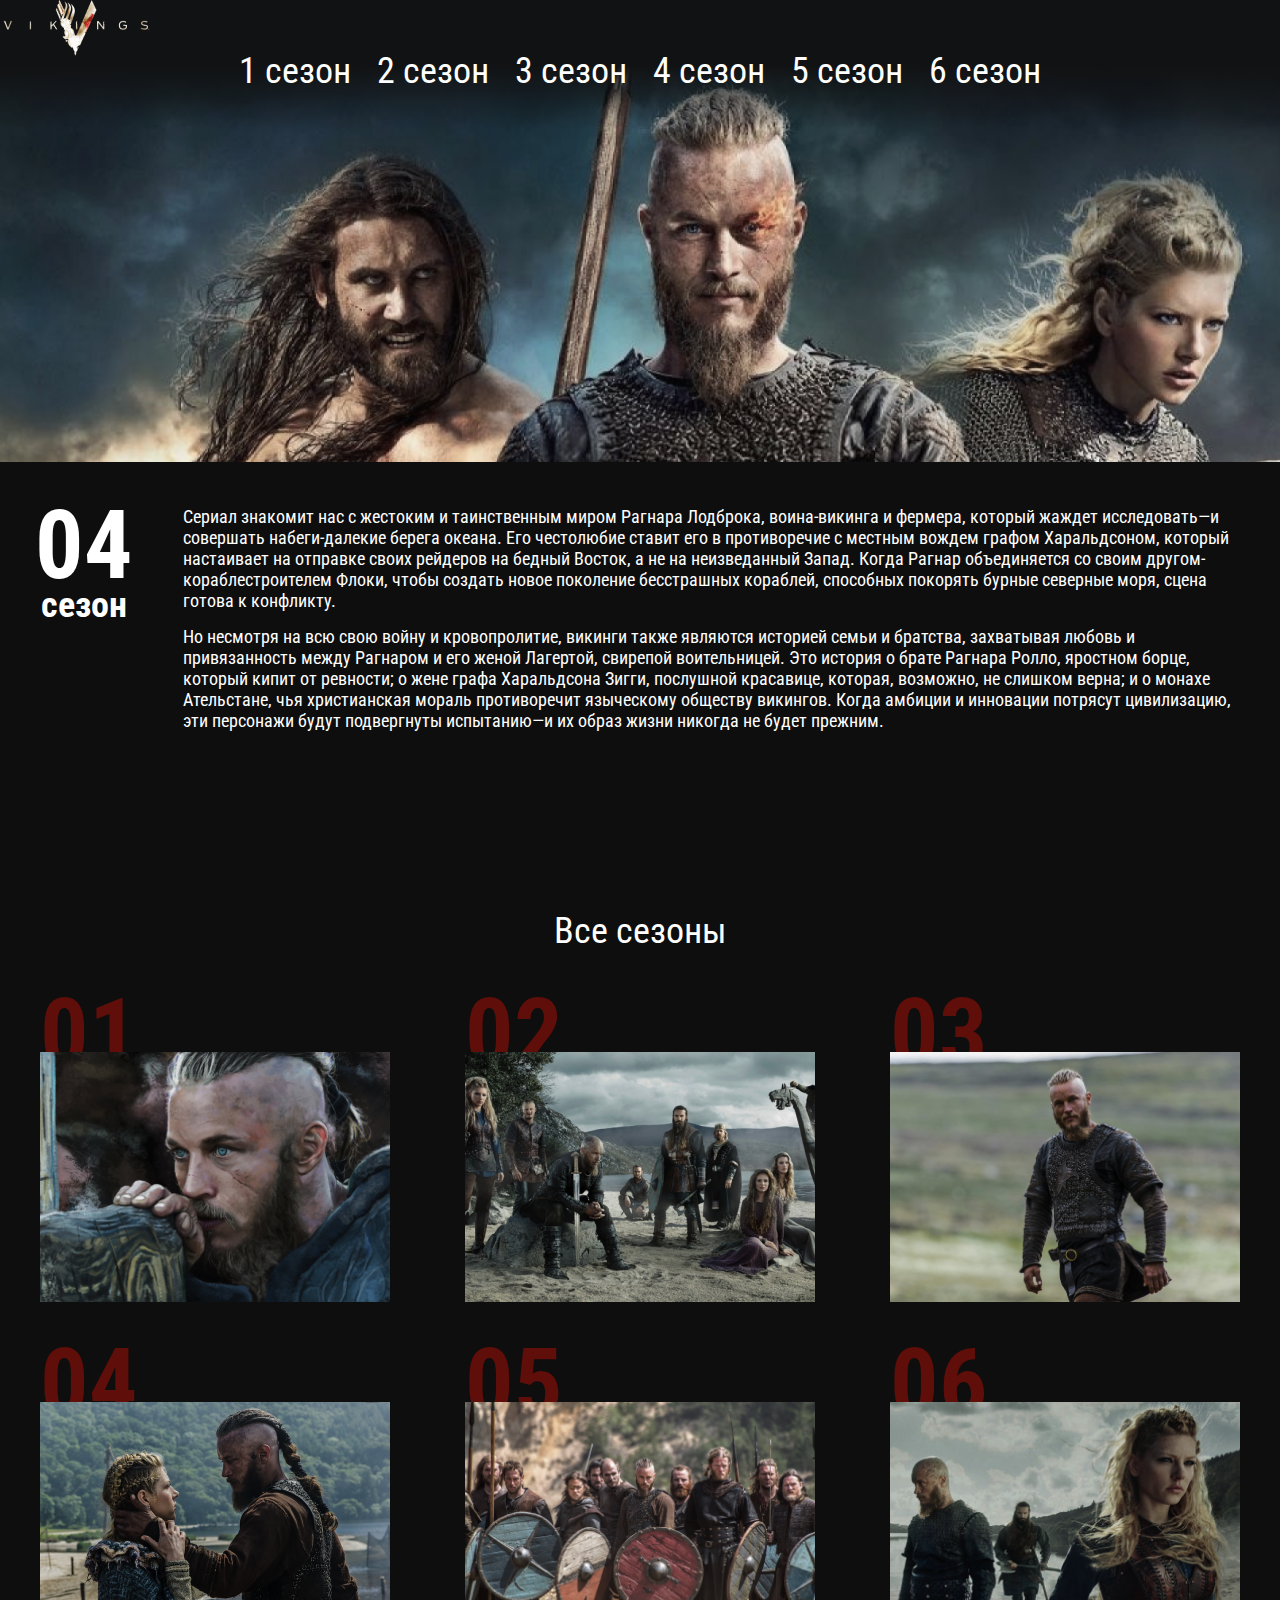
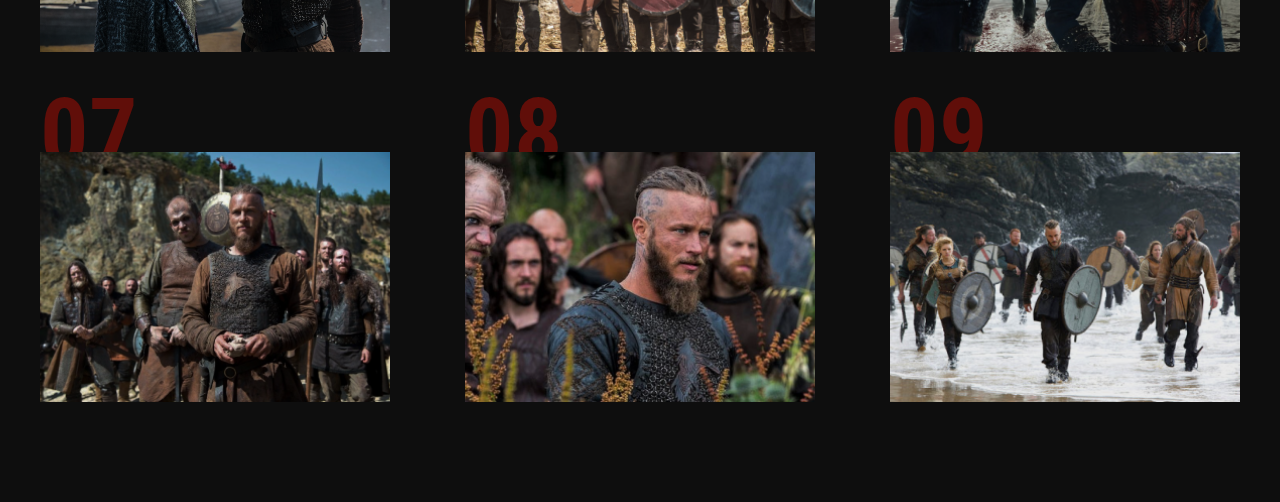
<file: season 4.html>
<!DOCTYPE html>
<html lang="ru">
<head>
    <meta charset="UTF-8">
    <meta name="viewport" content="width=device-width, initial-scale=1.0">
    <meta http-equiv="X-UA-Compatible" content="ie=edge">
    <title>Document</title>
    <link href="https://fonts.googleapis.com/css2?family=Roboto+Condensed:ital,wght@0,400;0,700;1,300&display=swap" rel="stylesheet">
    <link rel="stylesheet" href="css/reset.css">
    <link rel="stylesheet" href="css/slick.css">
    <link rel="stylesheet" href="css/jquery.fancybox.css">
    <link rel="stylesheet" href="css/style.css">
</head>
<body>
    <header class="page-header">
        
        <nav class="menu menu--season-1">
            <div class="logo__season-1">
                <a class="logo__season-img" href="/index.html" > <img src="/images/season1/logo season 1.jpg" alt=""></a>
            </div>
            <ul class="menu__list">
                <li class="menu__list-item">
                  <a class="menu__list-link" href="/season 1.html">1 сезон</a>
                </li>
                <li class="menu__list-item">
                  <a class="menu__list-link" href="/season 2.html">2 сезон</a>
                </li>
                <li class="menu__list-item">
                  <a class="menu__list-link" href="/season 3.html">3 сезон</a>
                </li>
                <li class="menu__list-item">
                  <a class="menu__list-link" href="/season 4.html">4 сезон</a>
                </li>
                <li class="menu__list-item">
                  <a class="menu__list-link" href="/season 5.html">5 сезон</a>
                </li>
                <li class="menu__list-item">
                  <a class="menu__list-link" href="/season 6.html">6 сезон</a>
                </li>
            </ul>
        </nav>
        <div class="season-info">
            <div class="season-info__num">
                04
                <span>сезон</span>
            </div>
            <div class="season-info__text">
                <p>
                    Сериал знакомит нас с жестоким и таинственным миром Рагнара Лодброка, воина-викинга и фермера, который жаждет исследовать—и 
                    совершать набеги-далекие берега океана. Его честолюбие ставит его в противоречие с местным вождем графом Харальдсоном,
                    который настаивает на отправке своих рейдеров на бедный Восток, а не на неизведанный Запад. Когда Рагнар объединяется
                    со своим другом-кораблестроителем Флоки, чтобы создать новое поколение бесстрашных кораблей, способных покорять бурные
                    северные моря, сцена готова к конфликту.
                </p>
                <p> 
                    Но несмотря на всю свою войну и кровопролитие, викинги также являются историей семьи и братства, захватывая любовь и
                    привязанность между Рагнаром и его женой Лагертой, свирепой воительницей. Это история о брате Рагнара Ролло, яростном борце,
                    который кипит от ревности; о жене графа Харальдсона Зигги, послушной красавице, которая, возможно, не слишком верна; и о
                    монахе Ательстане, чья христианская мораль противоречит языческому обществу викингов. Когда амбиции и инновации потрясут
                    цивилизацию, эти персонажи будут подвергнуты испытанию—и их образ жизни никогда не будет прежним.
                </p>
            </div>
        </div>
        
    </header>

    <section class="seasons section-page">
        <div class="container">
          <h3 class="title">
            Все сезоны
          </h3>
          <ol class="seasons__inner">
            <li class="seasons__item" style = "background-image: url('images/season1/series\ 1.png');">
                <a class="seasons__link" data-fancybox='gallery' href="https://www.youtube.com/watch?v=YAgvhHVqkXw" >Смотреть</a>
            </li>
            <li class="seasons__item" style = "background-image: url('images/season1/series\ 2.png');">
                <a class="seasons__link" data-fancybox='gallery' href="http://timehd.org/news/vikingi_1_2_3_4_5_6_sezon_vse_serii/2020-01-15-5115" >Смотреть</a>
            </li>
            <li class="seasons__item" style = "background-image: url('images/season1/series\ 3.png');">
                <a class="seasons__link" data-fancybox='gallery' href="https://www.youtube.com/watch?v=sd6Qfy19AWM" >Смотреть</a>
            </li>
            <li class="seasons__item" style = "background-image: url('images/season1/series\ 4.png');">
                <a class="seasons__link" data-fancybox='gallery' href="https://www.youtube.com/watch?v=sd6Qfy19AWM" >Смотреть</a>
            </li>
            <li class="seasons__item" style = "background-image: url('images/season1/series\ 5.png');">
                <a class="seasons__link" data-fancybox='gallery' href="https://www.youtube.com/watch?v=sd6Qfy19AWM" >Смотреть</a>
            </li>
            <li class="seasons__item" style = "background-image: url('images/season1/series\ 6.png');">
                <a class="seasons__link" data-fancybox='gallery' href="https://www.youtube.com/watch?v=sd6Qfy19AWM" >Смотреть</a>
            </li>
            <li class="seasons__item" style = "background-image: url('images/season1/series\ 7.png');">
                <a class="seasons__link" data-fancybox='gallery' href="https://www.youtube.com/watch?v=sd6Qfy19AWM" >Смотреть</a>
            </li>
            <li class="seasons__item" style = "background-image: url('images/season1/series\ 8.png');">
                <a class="seasons__link" data-fancybox='gallery' href="https://www.youtube.com/watch?v=sd6Qfy19AWM" >Смотреть</a>
            </li>
            <li class="seasons__item" style = "background-image: url('images/season1/series\ 9.png');">
                <a class="seasons__link" data-fancybox='gallery' href="https://www.youtube.com/watch?v=sd6Qfy19AWM" >Смотреть</a>
            </li>
          </ol>
        </div>
      </section>


    <script src="https://ajax.googleapis.com/ajax/libs/jquery/3.4.1/jquery.min.js"></script>
    <script src="js/slick.min.js"></script>
    <script src="js/jquery.fancybox.min.js"></script>
    <script src="js/main.js"></script>
</body>
</html>
</file>
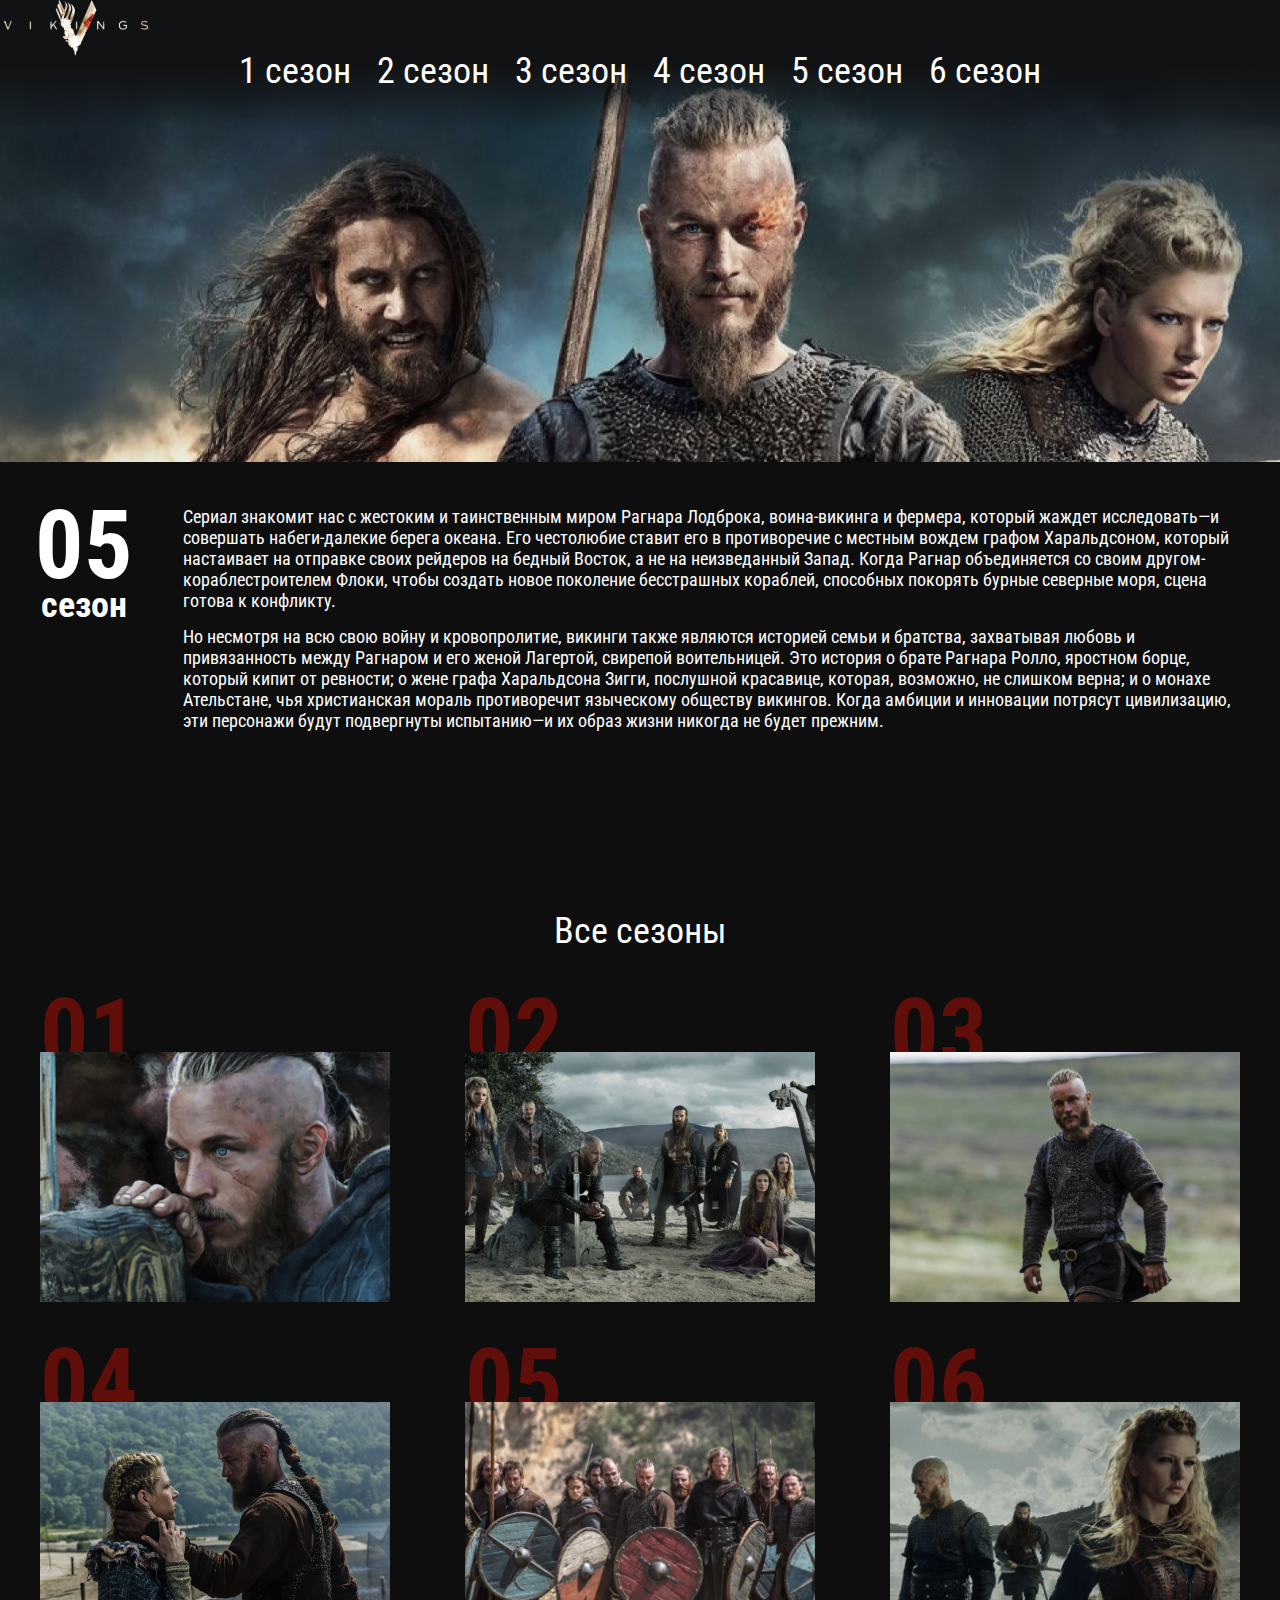
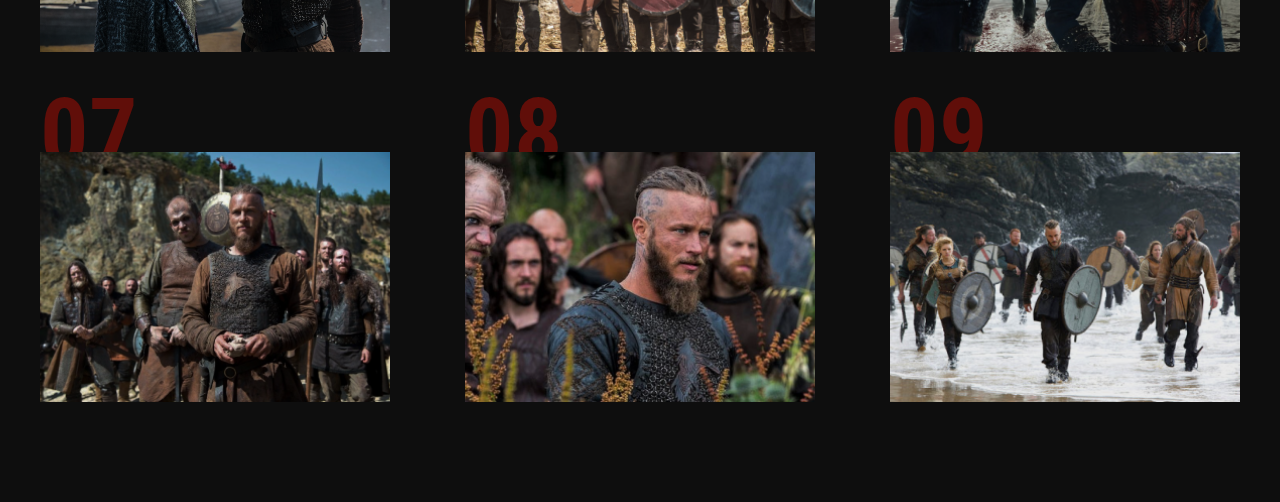
<file: season 5.html>
<!DOCTYPE html>
<html lang="ru">
<head>
    <meta charset="UTF-8">
    <meta name="viewport" content="width=device-width, initial-scale=1.0">
    <meta http-equiv="X-UA-Compatible" content="ie=edge">
    <title>Document</title>
    <link href="https://fonts.googleapis.com/css2?family=Roboto+Condensed:ital,wght@0,400;0,700;1,300&display=swap" rel="stylesheet">
    <link rel="stylesheet" href="css/reset.css">
    <link rel="stylesheet" href="css/slick.css">
    <link rel="stylesheet" href="css/jquery.fancybox.css">
    <link rel="stylesheet" href="css/style.css">
</head>
<body>
    <header class="page-header">
        
        <nav class="menu menu--season-1">
            <div class="logo__season-1">
                <a class="logo__season-img" href="/index.html" > <img src="/images/season1/logo season 1.jpg" alt=""></a>
            </div>
            <ul class="menu__list">
                <li class="menu__list-item">
                  <a class="menu__list-link" href="/season 1.html">1 сезон</a>
                </li>
                <li class="menu__list-item">
                  <a class="menu__list-link" href="/season 2.html">2 сезон</a>
                </li>
                <li class="menu__list-item">
                  <a class="menu__list-link" href="/season 3.html">3 сезон</a>
                </li>
                <li class="menu__list-item">
                  <a class="menu__list-link" href="/season 4.html">4 сезон</a>
                </li>
                <li class="menu__list-item">
                  <a class="menu__list-link" href="/season 5.html">5 сезон</a>
                </li>
                <li class="menu__list-item">
                  <a class="menu__list-link" href="/season 6.html">6 сезон</a>
                </li>
            </ul>
        </nav>
        <div class="season-info">
            <div class="season-info__num">
                05
                <span>сезон</span>
            </div>
            <div class="season-info__text">
                <p>
                    Сериал знакомит нас с жестоким и таинственным миром Рагнара Лодброка, воина-викинга и фермера, который жаждет исследовать—и 
                    совершать набеги-далекие берега океана. Его честолюбие ставит его в противоречие с местным вождем графом Харальдсоном,
                    который настаивает на отправке своих рейдеров на бедный Восток, а не на неизведанный Запад. Когда Рагнар объединяется
                    со своим другом-кораблестроителем Флоки, чтобы создать новое поколение бесстрашных кораблей, способных покорять бурные
                    северные моря, сцена готова к конфликту.
                </p>
                <p> 
                    Но несмотря на всю свою войну и кровопролитие, викинги также являются историей семьи и братства, захватывая любовь и
                    привязанность между Рагнаром и его женой Лагертой, свирепой воительницей. Это история о брате Рагнара Ролло, яростном борце,
                    который кипит от ревности; о жене графа Харальдсона Зигги, послушной красавице, которая, возможно, не слишком верна; и о
                    монахе Ательстане, чья христианская мораль противоречит языческому обществу викингов. Когда амбиции и инновации потрясут
                    цивилизацию, эти персонажи будут подвергнуты испытанию—и их образ жизни никогда не будет прежним.
                </p>
            </div>
        </div>
        
    </header>

    <section class="seasons section-page">
        <div class="container">
          <h3 class="title">
            Все сезоны
          </h3>
          <ol class="seasons__inner">
            <li class="seasons__item" style = "background-image: url('images/season1/series\ 1.png');">
                <a class="seasons__link" data-fancybox='gallery' href="https://www.youtube.com/watch?v=YAgvhHVqkXw" >Смотреть</a>
            </li>
            <li class="seasons__item" style = "background-image: url('images/season1/series\ 2.png');">
                <a class="seasons__link" data-fancybox='gallery' href="http://timehd.org/news/vikingi_1_2_3_4_5_6_sezon_vse_serii/2020-01-15-5115" >Смотреть</a>
            </li>
            <li class="seasons__item" style = "background-image: url('images/season1/series\ 3.png');">
                <a class="seasons__link" data-fancybox='gallery' href="https://www.youtube.com/watch?v=sd6Qfy19AWM" >Смотреть</a>
            </li>
            <li class="seasons__item" style = "background-image: url('images/season1/series\ 4.png');">
                <a class="seasons__link" data-fancybox='gallery' href="https://www.youtube.com/watch?v=sd6Qfy19AWM" >Смотреть</a>
            </li>
            <li class="seasons__item" style = "background-image: url('images/season1/series\ 5.png');">
                <a class="seasons__link" data-fancybox='gallery' href="https://www.youtube.com/watch?v=sd6Qfy19AWM" >Смотреть</a>
            </li>
            <li class="seasons__item" style = "background-image: url('images/season1/series\ 6.png');">
                <a class="seasons__link" data-fancybox='gallery' href="https://www.youtube.com/watch?v=sd6Qfy19AWM" >Смотреть</a>
            </li>
            <li class="seasons__item" style = "background-image: url('images/season1/series\ 7.png');">
                <a class="seasons__link" data-fancybox='gallery' href="https://www.youtube.com/watch?v=sd6Qfy19AWM" >Смотреть</a>
            </li>
            <li class="seasons__item" style = "background-image: url('images/season1/series\ 8.png');">
                <a class="seasons__link" data-fancybox='gallery' href="https://www.youtube.com/watch?v=sd6Qfy19AWM" >Смотреть</a>
            </li>
            <li class="seasons__item" style = "background-image: url('images/season1/series\ 9.png');">
                <a class="seasons__link" data-fancybox='gallery' href="https://www.youtube.com/watch?v=sd6Qfy19AWM" >Смотреть</a>
            </li>
          </ol>
        </div>
      </section>


    <script src="https://ajax.googleapis.com/ajax/libs/jquery/3.4.1/jquery.min.js"></script>
    <script src="js/slick.min.js"></script>
    <script src="js/jquery.fancybox.min.js"></script>
    <script src="js/main.js"></script>
</body>
</html>
</file>
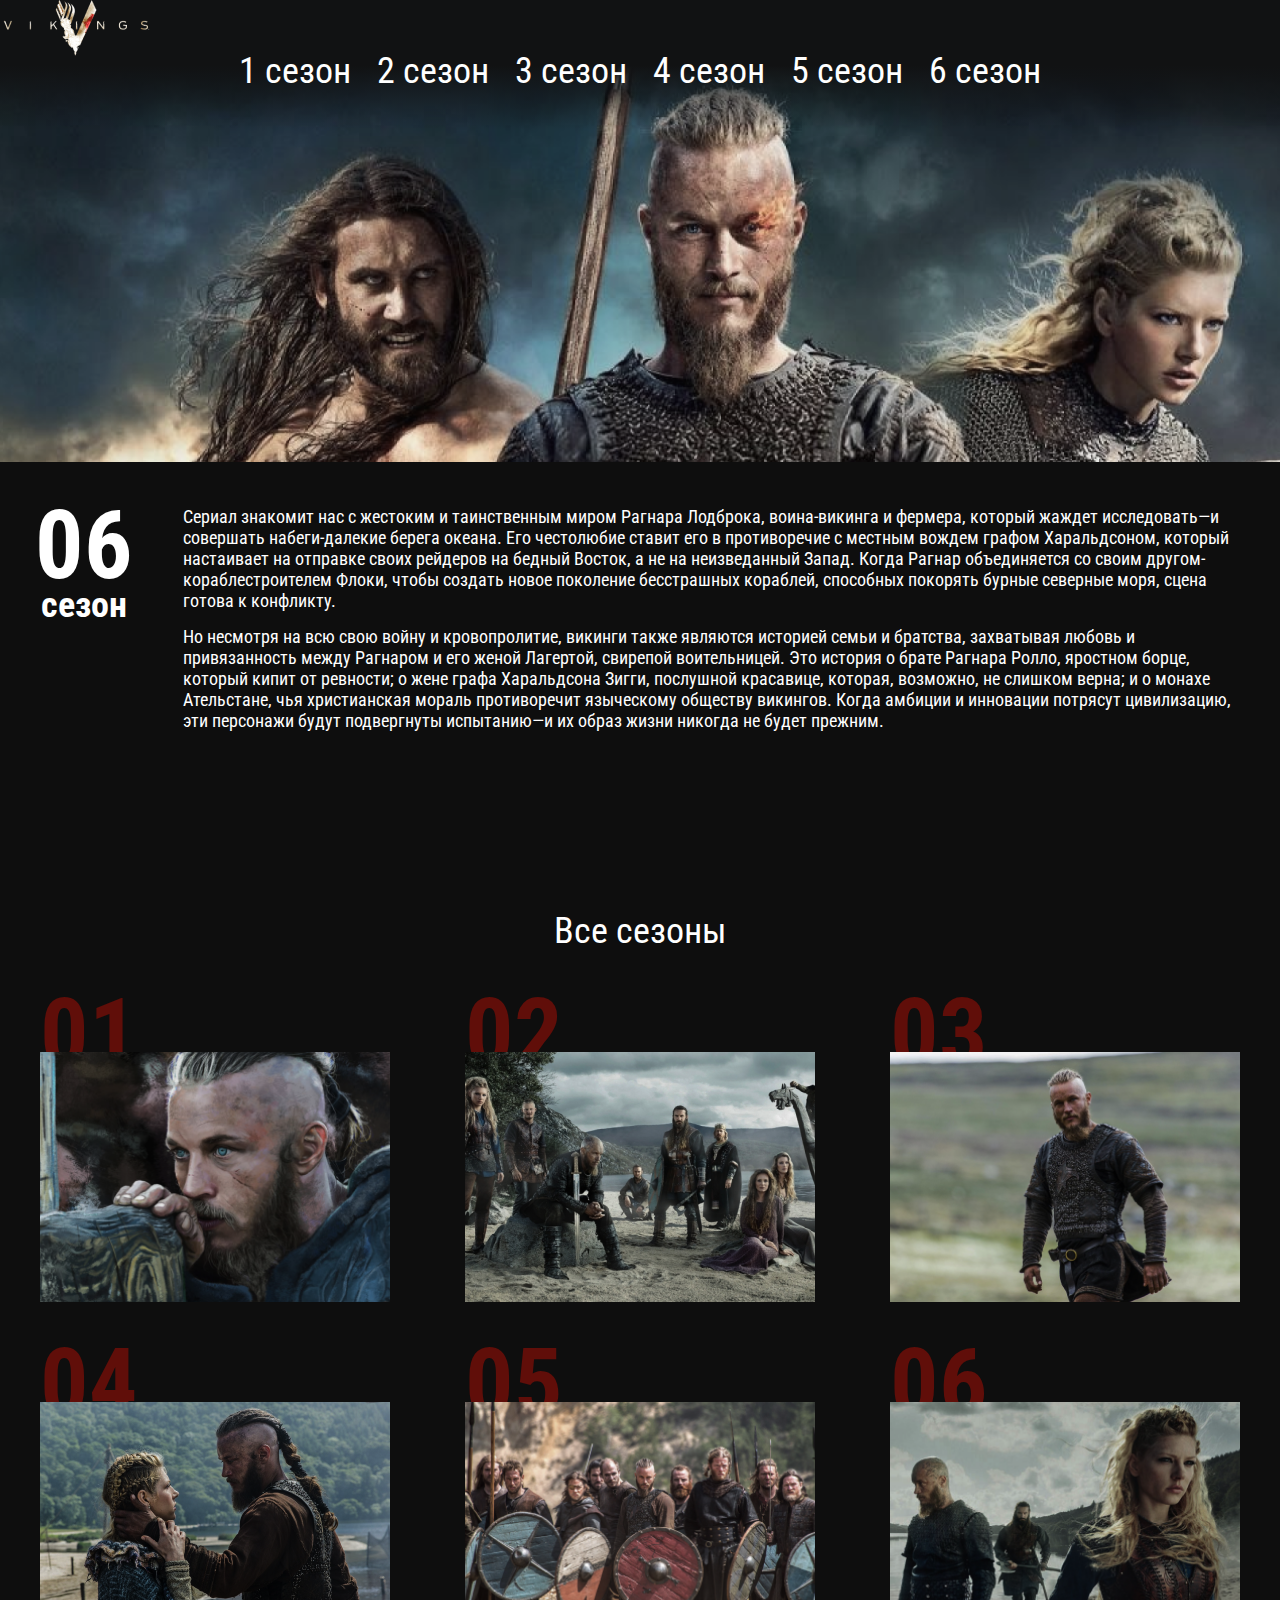
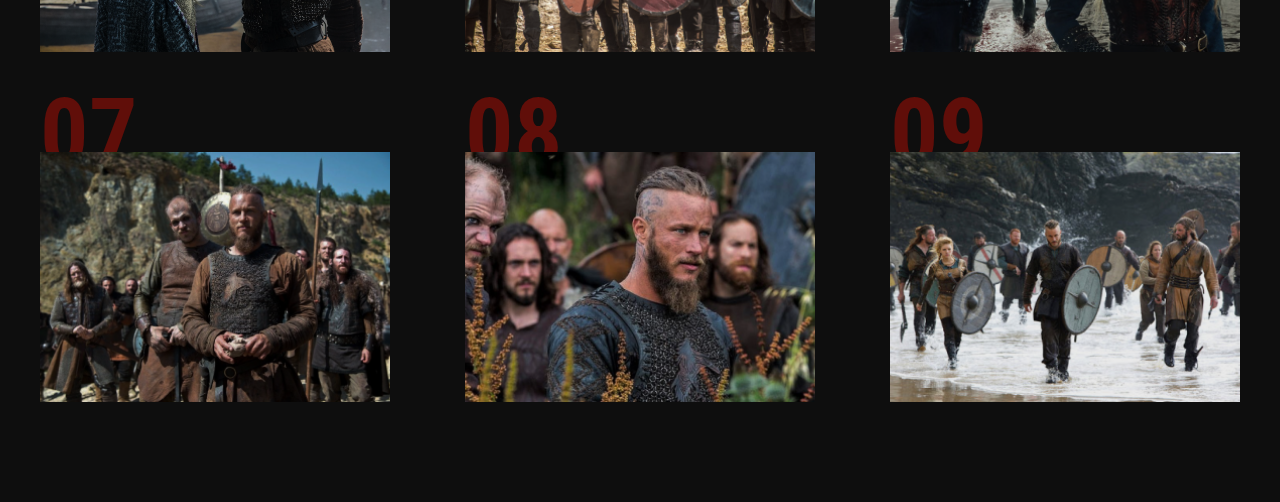
<file: season 6.html>
<!DOCTYPE html>
<html lang="ru">
<head>
    <meta charset="UTF-8">
    <meta name="viewport" content="width=device-width, initial-scale=1.0">
    <meta http-equiv="X-UA-Compatible" content="ie=edge">
    <title>Document</title>
    <link href="https://fonts.googleapis.com/css2?family=Roboto+Condensed:ital,wght@0,400;0,700;1,300&display=swap" rel="stylesheet">
    <link rel="stylesheet" href="css/reset.css">
    <link rel="stylesheet" href="css/slick.css">
    <link rel="stylesheet" href="css/jquery.fancybox.css">
    <link rel="stylesheet" href="css/style.css">
</head>
<body>
    <header class="page-header">
        
        <nav class="menu menu--season-1">
            <div class="logo__season-1">
                <a class="logo__season-img" href="/index.html" > <img src="/images/season1/logo season 1.jpg" alt=""></a>
            </div>
            <ul class="menu__list">
                <li class="menu__list-item">
                  <a class="menu__list-link" href="/season 1.html">1 сезон</a>
                </li>
                <li class="menu__list-item">
                  <a class="menu__list-link" href="/season 2.html">2 сезон</a>
                </li>
                <li class="menu__list-item">
                  <a class="menu__list-link" href="/season 3.html">3 сезон</a>
                </li>
                <li class="menu__list-item">
                  <a class="menu__list-link" href="/season 4.html">4 сезон</a>
                </li>
                <li class="menu__list-item">
                  <a class="menu__list-link" href="/season 5.html">5 сезон</a>
                </li>
                <li class="menu__list-item">
                  <a class="menu__list-link" href="/season 6.html">6 сезон</a>
                </li>
            </ul>
        </nav>
        <div class="season-info">
            <div class="season-info__num">
                06
                <span>сезон</span>
            </div>
            <div class="season-info__text">
                <p>
                    Сериал знакомит нас с жестоким и таинственным миром Рагнара Лодброка, воина-викинга и фермера, который жаждет исследовать—и 
                    совершать набеги-далекие берега океана. Его честолюбие ставит его в противоречие с местным вождем графом Харальдсоном,
                    который настаивает на отправке своих рейдеров на бедный Восток, а не на неизведанный Запад. Когда Рагнар объединяется
                    со своим другом-кораблестроителем Флоки, чтобы создать новое поколение бесстрашных кораблей, способных покорять бурные
                    северные моря, сцена готова к конфликту.
                </p>
                <p> 
                    Но несмотря на всю свою войну и кровопролитие, викинги также являются историей семьи и братства, захватывая любовь и
                    привязанность между Рагнаром и его женой Лагертой, свирепой воительницей. Это история о брате Рагнара Ролло, яростном борце,
                    который кипит от ревности; о жене графа Харальдсона Зигги, послушной красавице, которая, возможно, не слишком верна; и о
                    монахе Ательстане, чья христианская мораль противоречит языческому обществу викингов. Когда амбиции и инновации потрясут
                    цивилизацию, эти персонажи будут подвергнуты испытанию—и их образ жизни никогда не будет прежним.
                </p>
            </div>
        </div>
        
    </header>

    <section class="seasons section-page">
        <div class="container">
          <h3 class="title">
            Все сезоны
          </h3>
          <ol class="seasons__inner">
            <li class="seasons__item" style = "background-image: url('images/season1/series\ 1.png');">
                <a class="seasons__link" data-fancybox='gallery' href="https://www.youtube.com/watch?v=YAgvhHVqkXw" >Смотреть</a>
            </li>
            <li class="seasons__item" style = "background-image: url('images/season1/series\ 2.png');">
                <a class="seasons__link" data-fancybox='gallery' href="http://timehd.org/news/vikingi_1_2_3_4_5_6_sezon_vse_serii/2020-01-15-5115" >Смотреть</a>
            </li>
            <li class="seasons__item" style = "background-image: url('images/season1/series\ 3.png');">
                <a class="seasons__link" data-fancybox='gallery' href="https://www.youtube.com/watch?v=sd6Qfy19AWM" >Смотреть</a>
            </li>
            <li class="seasons__item" style = "background-image: url('images/season1/series\ 4.png');">
                <a class="seasons__link" data-fancybox='gallery' href="https://www.youtube.com/watch?v=sd6Qfy19AWM" >Смотреть</a>
            </li>
            <li class="seasons__item" style = "background-image: url('images/season1/series\ 5.png');">
                <a class="seasons__link" data-fancybox='gallery' href="https://www.youtube.com/watch?v=sd6Qfy19AWM" >Смотреть</a>
            </li>
            <li class="seasons__item" style = "background-image: url('images/season1/series\ 6.png');">
                <a class="seasons__link" data-fancybox='gallery' href="https://www.youtube.com/watch?v=sd6Qfy19AWM" >Смотреть</a>
            </li>
            <li class="seasons__item" style = "background-image: url('images/season1/series\ 7.png');">
                <a class="seasons__link" data-fancybox='gallery' href="https://www.youtube.com/watch?v=sd6Qfy19AWM" >Смотреть</a>
            </li>
            <li class="seasons__item" style = "background-image: url('images/season1/series\ 8.png');">
                <a class="seasons__link" data-fancybox='gallery' href="https://www.youtube.com/watch?v=sd6Qfy19AWM" >Смотреть</a>
            </li>
            <li class="seasons__item" style = "background-image: url('images/season1/series\ 9.png');">
                <a class="seasons__link" data-fancybox='gallery' href="https://www.youtube.com/watch?v=sd6Qfy19AWM" >Смотреть</a>
            </li>
          </ol>
        </div>
      </section>


    <script src="https://ajax.googleapis.com/ajax/libs/jquery/3.4.1/jquery.min.js"></script>
    <script src="js/slick.min.js"></script>
    <script src="js/jquery.fancybox.min.js"></script>
    <script src="js/main.js"></script>
</body>
</html>
</file>
<file: css/style.css>
* {
    box-sizing: border-box;
}

body{
    background-color: #0e0e0e;
    color: #fff;
    font-family: 'Roboto Condensed', sans-serif;
    font-weight: 400;
    font-size: 18px;
    line-height: 21px;
}

a{
    color: inherit;
    text-decoration: none;
}

ul{
    list-style: none;
}

.container{
    max-width: 1230px;
    padding: 0 15px;
    margin: 0 auto;
}


.section-page{
    padding: 100px 0;
}

.title{
    text-align: center;
    margin-bottom: 100px;
    font-size: 36px;
    line-height: 42px;
    font-weight: 400;

}


.header{
    background-image: url("/images/header_bg.jpg");
    height: 100vh;
    background-repeat: no-repeat;
    background-size: cover;
    background-position: center 50px;
    text-align: center;
    position: relative;
    
}

.header::after{
    content: "";
    position: absolute;
    height: 70px;
    bottom: 0;
    left: 0;
    width: 100%;
    background: linear-gradient(180deg, #0E0E0E 0%, rgba(17, 17, 17, 0.850295) 16.53%, rgba(32, 31, 33, 0) 100%);
    transform: rotate(180deg);
}

.menu__list{
    display: flex;
    justify-content: center;
    padding: 50px 0 58px;
    background: linear-gradient(180deg, #111213 0%, 
     #111213 43.62%, rgba(32, 31, 33, 0) 86.33%);
}

.menu__list-item{
    padding: 0 13px;

}
.menu__list-link{
    font-size: 36px;
    line-height: 42px;
}

.menu__list-link:hover,
.menu__list-link--active{
    color: #85CCDC;
    text-decoration: underline;
}


.logo{
    padding: 178px 0 0 0 ;
}

.about__inner{
    display: flex;
}

.abut__info{
    width: 375px;
    margin: 0 50px 0 0;
    flex: none;

}

.about__info-item{
    margin-bottom: 25px;
    color: #E5E5E5;
}

.about__info-item span{
    display: block;
}

.about__text p{
    margin-bottom: 25px;
}

.video{
    background-image: url("/images/video-bj.jpg");
    height: 100vh;
    background-size: cover;
    background-position: center center;
    background-repeat: no-repeat;
    text-align: right;
}

.video__text{
    font-style: italic;
    font-weight: 300;
    font-size: 72px;
    line-height: 84px;
    color: #85CCDC;
    padding-top: 300px;
    padding-bottom: 35px;
    margin-bottom: 40px;
}

.video__text span{
    display: block;
    padding-right: 300px;  
}


.video__btn{
    padding-left: 112px;
    position: relative;
    margin-right: 230px;
}

.video__btn::before{
    content: '';
    position: absolute;
    width: 100px;
    height: 100px;
    left: 0;
    top: -40px;
    background-image: url("/images/youtube.svg");  
}

.seasons__inner{
    display: grid;
    grid-template-columns: repeat(3, 1fr);
    grid-gap: 100px 75px;
    counter-reset: counter;

}

.seasons__item{
    width: 350px;
    height: 250px;
    background-repeat: no-repeat;
    background-position: center center;
    background-size: cover;
    list-style: none;
    position: relative;
    display: flex;
    justify-content: center;
    align-items: center;
}

.seasons__item:hover .seasons__link{
    opacity: 1;
    
}

.seasons__item:hover::after{
    content: '';
    position: absolute;
    top: 0;
    left: 0;
    bottom: 0;
    right: 0;
    background: rgba(14, 14, 14, 0.8);

}

.seasons__item::before{
    content: '0' counter(counter);
    counter-increment: counter;
    position: absolute;
    font-family: Roboto Condensed;
    font-size: 96px;
    font-weight: bold;
    line-height: 113px;
    color: #600E09;
    left: 0;
    top: -75px;
    z-index: -1;

}

.seasons__link{
    content: '';
    font-size: 36px;
    line-height: 42px;
    padding: 12px 78px 11px;
    background-color: #141414;
    opacity: 0;
    transition: all 0.3s;
    z-index: 2;
}

.heroes__inner{
    display: flex;
    justify-content: space-between;
    /* flex-wrap: wrap; */
    /* width: 1230px; */

}

.heroes__slider-img{
    max-width: 775px;
    /* height: 450px; */
    margin-right: 75px;

}

.heroes__slider-text{
    max-width: 350px;
}


.slick-btn{
    position: absolute;
    top: 40%;
    transform: translateY(-50%);
    border: none;
    background-color: transparent;
    z-index: 5;
    cursor: pointer;
    outline: none;

}

.slick-prev{
    left: 38px;
}

.slick-next{
    /* right: 2px; */
    right: 38px;
}

.heroes__name{
    font-style: italic;
    font-weight: 300;
    font-size: 72px;
    line-height: 84px;
    color: #85CCDC;
    margin-bottom: 44px;

}

.heroes__text p{
   margin-bottom: 15px;
}


.copy{
    padding: 14px 0 15px;
    text-align: center;
    font-size: 18px;
    line-height: 21px;
    color: #FFFFFF;
}







/* ---------------------------------------------- */
/* stert 1 сезон */
/* .menu--season-1{
    display: flex;
    flex-direction: row;
    
    
} */

.page-header{
    background-image: url("/images/season1/background\ season\ 1.jpg");
    height: 90vh;
    background-repeat: no-repeat;
    background-size: cover;
    background-position: center center;
    position: relative;
}

.logo__season-1{
    position: absolute;
    top: 0;
    right: 0;
    left: 0;
}

/* .menu__list::before{

} */


.season-info{
    position: absolute;
    max-width: 1385px;
    display: flex;
    padding: 44px 47px 64px 35px ;
    background-color: #0e0e0e;
    bottom: 0%;
    left: 0;
    right: 0;
    margin: 0 auto;
}
.season-info__num{
    /* position: absolute; */
    font-weight: bold;
    font-size: 96px;
    line-height: 78px;
    color: #FFFFFF;
    text-align: center;
    margin-right: 50px;
}

.season-info__num span{
    display: block;
    font-size: 36px;
    line-height: 42px;
}


.season-info__text p{
    margin-bottom: 15px;
}


/* end 1 сезон */
</file>
